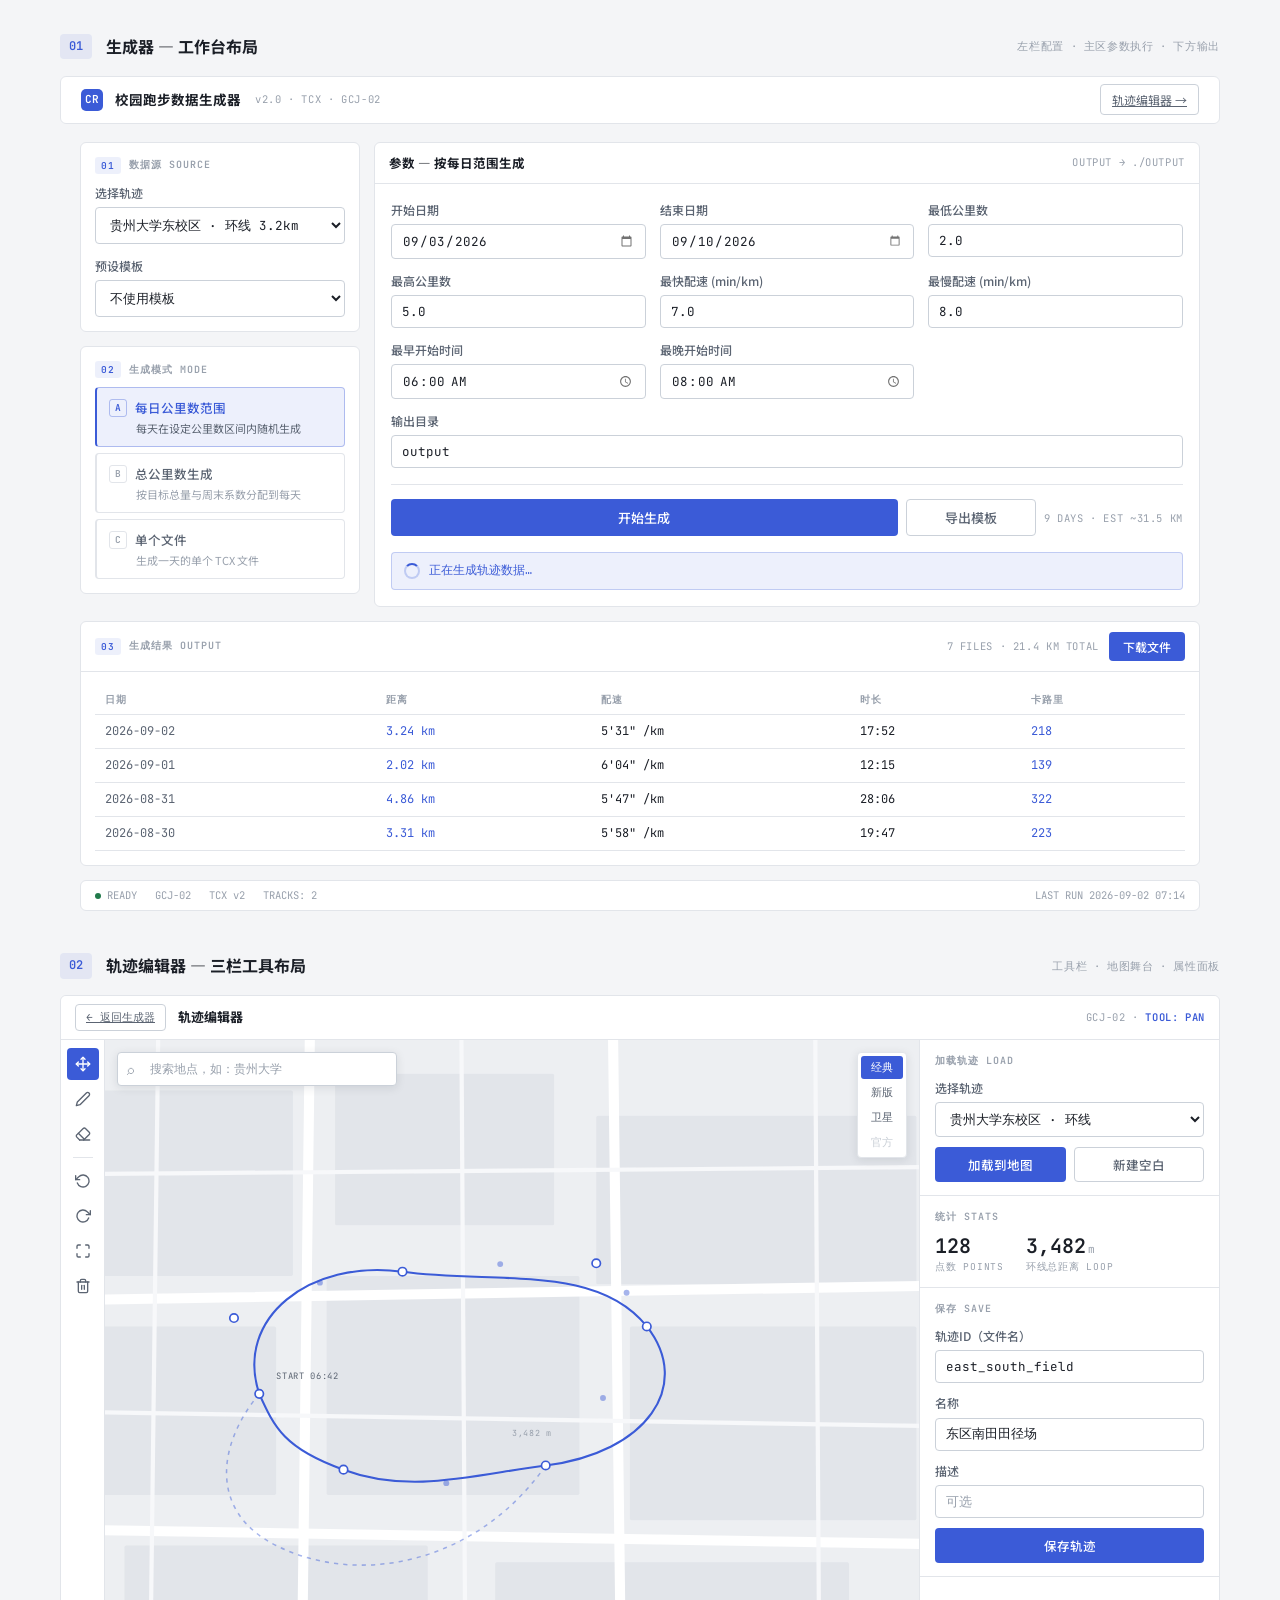
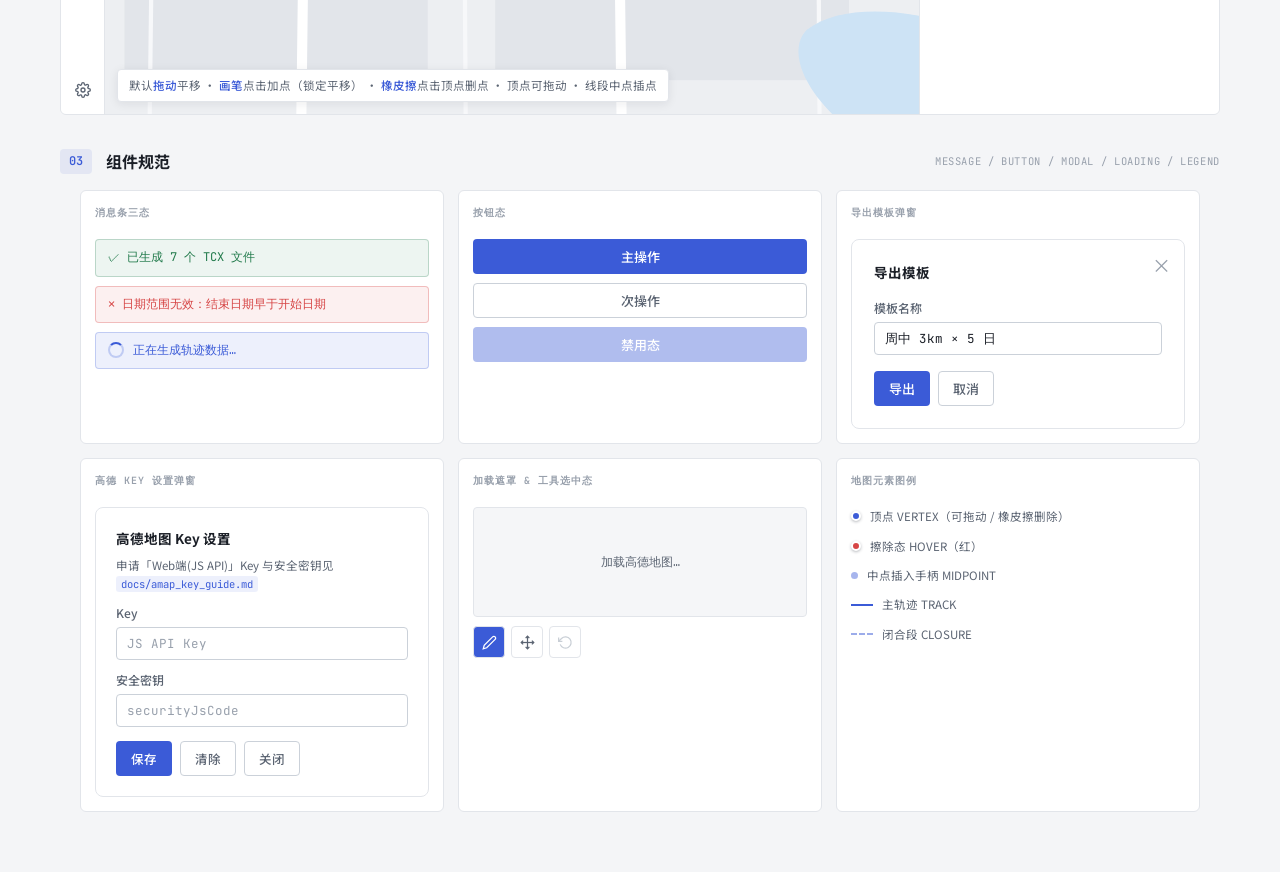
<file: docs/design_preview.html>
<!DOCTYPE html>
<html lang="zh-CN">
<head>
<meta charset="UTF-8">
<meta name="viewport" content="width=device-width, initial-scale=1.0">
<title>SPEC PREVIEW v4 — PRO WORKBENCH · 校园跑步数据生成器</title>
<link rel="preconnect" href="https://fonts.gstatic.com" crossorigin>
<link rel="stylesheet" href="https://fonts.googleapis.com/css2?family=Noto+Sans+SC:wght@400;500;700&family=JetBrains+Mono:wght@400;600&display=swap">
<style>
/* ============================================================
   PULSE v4 — 专业工作台 PRO WORKBENCH (LIGHT)
   本稿单页纵排：01 生成器（工作台布局）→ 02 轨迹编辑器 → 03 组件规范
   布局逻辑：左栏配置（数据源/模式）· 主区参数执行 · 下方输出
   ============================================================ */
:root {
    --bg:      #F4F5F7;
    --surface: #FFFFFF;
    --surface-2:#F0F2F5;
    --field:   #FFFFFF;
    --border:  #E2E5EA;
    --border-2:#CBD1D9;
    --text:    #1B1F27;
    --text-2:  #5B6472;
    --text-3:  #98A0AC;
    --accent:      #3B5BD7;
    --accent-hover:#2F4CC4;
    --accent-dim:  rgba(59,91,215,.09);
    --danger:  #D64545;
    --danger-dim: rgba(214,69,69,.08);
    --success: #217A4B;
    --success-dim: rgba(33,122,75,.08);

    --sans: 'Noto Sans SC', -apple-system, 'Segoe UI', sans-serif;
    --mono: 'JetBrains Mono', 'Courier New', monospace;
    --radius: 6px;
    --radius-sm: 4px;
}

* { box-sizing: border-box; margin: 0; padding: 0; }

body {
    font-family: var(--sans);
    background: var(--bg);
    color: var(--text);
    font-size: 13.5px;
    line-height: 1.6;
    -webkit-font-smoothing: antialiased;
}

::selection { background: var(--accent); color: #fff; }
::-webkit-scrollbar { width: 10px; height: 10px; }
::-webkit-scrollbar-track { background: transparent; }
::-webkit-scrollbar-thumb { background: #C6CCD4; border-radius: 5px; border: 2px solid var(--bg); }
::-webkit-scrollbar-thumb:hover { background: #AEB6C0; }

.mono-tag {
    font-family: var(--mono);
    font-size: 10.5px;
    letter-spacing: .06em;
    color: var(--text-3);
}
.mono-tag b { color: var(--accent); font-weight: 600; }

/* 文档区块分隔标题（设计稿导航） */
.doc-sep {
    display: flex; align-items: center; gap: 14px;
    padding: 34px 0 16px;
    max-width: 1160px; margin: 0 auto;
}
.doc-sep .doc-no {
    font-family: var(--mono); font-size: 12px; font-weight: 600;
    color: var(--accent);
    background: var(--accent-dim);
    padding: 3px 9px;
    border-radius: 4px;
}
.doc-sep h2 { font-size: 16px; font-weight: 700; }
.doc-sep .mono-tag { margin-left: auto; }

/* ============================================================
   通用组件
   ============================================================ */
.panel {
    background: var(--surface);
    border: 1px solid var(--border);
    border-radius: var(--radius);
}
.section-head {
    display: flex; align-items: center; gap: 10px;
    padding: 10px 14px;
    border-bottom: 1px solid var(--border);
}
.section-head h2 { font-size: 12.5px; font-weight: 700; }
.section-head .mono-tag { margin-left: auto; }
.section-body { padding: 14px; }

.group-label {
    font-family: var(--mono);
    font-size: 10px; font-weight: 600;
    letter-spacing: .1em; text-transform: uppercase;
    color: var(--text-3);
    margin-bottom: 9px;
    display: flex; align-items: center; gap: 8px;
}
.group-label .step-no {
    color: var(--accent);
    background: var(--accent-dim);
    padding: 1px 6px;
    border-radius: 3px;
    font-size: 9.5px;
}

/* 表单 */
.form-grid { display: grid; grid-template-columns: repeat(2, 1fr); gap: 12px 14px; }
.form-group { display: flex; flex-direction: column; gap: 5px; }
.form-group.full-width { grid-column: 1 / -1; }
.form-group label { font-size: 12px; font-weight: 500; color: var(--text-2); }
.form-group input, .form-group select {
    padding: 7px 10px;
    background: var(--field);
    border: 1px solid var(--border-2);
    border-radius: var(--radius-sm);
    color: var(--text);
    font-family: var(--mono);
    font-size: 12.5px;
    transition: border-color .12s, box-shadow .12s;
    width: 100%;
}
.form-group input::placeholder { color: var(--text-3); }
.form-group input:hover, .form-group select:hover { border-color: #B4BCC7; }
.form-group input:focus, .form-group select:focus {
    outline: none;
    border-color: var(--accent);
    box-shadow: 0 0 0 3px var(--accent-dim);
}
.form-group input::-webkit-calendar-picker-indicator { opacity: .55; cursor: pointer; }

/* 按钮 */
.btn-group { display: flex; gap: 8px; margin-top: 14px; }
.btn {
    flex: 1;
    padding: 8px 18px;
    border: 1px solid transparent;
    border-radius: var(--radius-sm);
    font-family: var(--sans);
    font-size: 13px; font-weight: 500;
    cursor: pointer;
    transition: background .12s, border-color .12s, color .12s;
}
.btn-primary { background: var(--accent); color: #fff; }
.btn-primary:hover:not(:disabled) { background: var(--accent-hover); }
.btn-primary:disabled { opacity: .4; cursor: not-allowed; }
.btn-secondary { background: var(--surface); color: var(--text-2); border-color: var(--border-2); }
.btn-secondary:hover:not(:disabled) { color: var(--accent); border-color: var(--accent); }
.btn-sm { flex: none; padding: 5px 13px; font-size: 12px; }

/* ============================================================
   生成器：工作台布局
   ============================================================ */
.topbar {
    position: sticky; top: 0; z-index: 900;
    display: flex; align-items: center; gap: 12px;
    padding: 0 20px;
    height: 48px;
    background: var(--surface);
    border-bottom: 1px solid var(--border);
}
.app-icon {
    width: 22px; height: 22px; flex: none;
    background: var(--accent);
    border-radius: 5px;
    display: flex; align-items: center; justify-content: center;
    color: #fff;
    font-family: var(--mono); font-size: 11px; font-weight: 600;
}
.topbar h1 { font-size: 13.5px; font-weight: 700; }
.topbar .mono-tag { margin-left: 2px; }
.topbar .topbar-side { margin-left: auto; display: flex; align-items: center; gap: 8px; }

.link-btn {
    font-size: 12px;
    color: var(--text-2);
    padding: 5px 11px;
    background: var(--surface);
    border: 1px solid var(--border-2);
    border-radius: var(--radius-sm);
    transition: all .12s;
}
.link-btn:hover { color: var(--accent); border-color: var(--accent); }

.gen-frame { max-width: 1160px; margin: 0 auto; padding: 18px 20px 8px; }

/* 工作台主网格：左配置 280px + 主区自适应 */
.workbench {
    display: grid;
    grid-template-columns: 280px 1fr;
    gap: 14px;
    align-items: start;
}

/* 左配置栏 */
.cfg-side { display: flex; flex-direction: column; gap: 14px; }
.cfg-side .panel-sec { padding: 14px; }
.setting-item { display: flex; flex-direction: column; gap: 5px; margin-bottom: 12px; }
.setting-item:last-child { margin-bottom: 0; }
.setting-item label { font-size: 12px; font-weight: 500; color: var(--text-2); }
.setting-item select {
    padding: 8px 10px;
    background: var(--field);
    border: 1px solid var(--border-2);
    border-radius: var(--radius-sm);
    color: var(--text);
    font-family: var(--mono); font-size: 12.5px;
    cursor: pointer;
    transition: border-color .12s, box-shadow .12s;
}
.setting-item select:hover { border-color: #B4BCC7; }
.setting-item select:focus { outline: none; border-color: var(--accent); box-shadow: 0 0 0 3px var(--accent-dim); }

/* 模式选择：垂直选项列表（沿用 tab-button 类名，Phase B 结构平移） */
.mode-list { display: flex; flex-direction: column; gap: 6px; }
.tab-button {
    display: block; width: 100%;
    text-align: left;
    padding: 10px 12px;
    background: var(--surface);
    border: 1px solid var(--border);
    border-left: 2px solid var(--border);
    border-radius: var(--radius-sm);
    color: var(--text-2);
    font-family: var(--sans);
    font-size: 12.5px; font-weight: 500;
    cursor: pointer;
    transition: all .12s;
}
.tab-button .mode-name { display: flex; align-items: center; gap: 8px; font-weight: 500; color: inherit; }
.tab-button .mode-name .idx {
    font-family: var(--mono); font-size: 9.5px; font-weight: 600;
    color: var(--text-3);
    border: 1px solid var(--border);
    border-radius: 3px;
    padding: 0 5px;
    line-height: 1.7;
}
.tab-button .mode-desc {
    display: block;
    font-size: 11px; font-weight: 400;
    color: var(--text-3);
    margin-top: 3px;
    padding-left: 27px;
}
.tab-button:hover { border-color: var(--border-2); color: var(--text); background: var(--surface-2); }
.tab-button.active {
    background: var(--accent-dim);
    border-color: rgba(59,91,215,.35);
    border-left: 2px solid var(--accent);
    color: var(--accent);
}
.tab-button.active .mode-name .idx { color: var(--accent); border-color: rgba(59,91,215,.35); }
.tab-button.active .mode-desc { color: var(--text-2); }

.mode-content { display: none; }
.mode-content.active { display: block; }

/* 主区：参数 + 执行 */
.param-main .section-body { padding: 16px; }
.param-grid { display: grid; grid-template-columns: repeat(3, 1fr); gap: 12px 14px; }
.run-bar {
    display: flex; gap: 8px; margin-top: 16px;
    padding-top: 14px;
    border-top: 1px solid var(--border);
}
.run-bar .btn { flex: none; min-width: 130px; }
.run-bar .btn-primary { flex: 1; }
.run-note { margin-left: auto; align-self: center; }

/* 输出区 */
.output-sec { margin-top: 14px; }
.results-section { display: none; }
.results-section.show { display: block; }
.results-header { display: flex; justify-content: space-between; align-items: center; margin-bottom: 10px; gap: 12px; }
.results-header h3 { font-size: 12.5px; font-weight: 700; }
.results-table { width: 100%; border-collapse: collapse; }
.results-table th {
    font-family: var(--mono); font-size: 10px; font-weight: 600;
    letter-spacing: .08em; text-transform: uppercase;
    color: var(--text-3);
    text-align: left;
    padding: 6px 10px;
    border-bottom: 1px solid var(--border);
}
.results-table td {
    font-family: var(--mono); font-size: 12px;
    padding: 7px 10px;
    border-bottom: 1px solid var(--border);
}
.results-table tbody tr { transition: background .1s; }
.results-table tbody tr:hover { background: var(--surface-2); }
.results-table td.num { color: var(--accent); }
.results-table td:first-child { color: var(--text-2); }

/* 消息条（JS 覆盖 className 为 `message ${type} show`） */
.message {
    display: none;
    padding: 8px 12px;
    border-radius: var(--radius-sm);
    font-family: var(--mono);
    font-size: 12px;
    border: 1px solid transparent;
}
.message.show { display: flex; align-items: center; gap: 9px; }
.message.success { background: var(--success-dim); border-color: rgba(33,122,75,.25); color: var(--success); }
.message.error   { background: var(--danger-dim); border-color: rgba(214,69,69,.3); color: var(--danger); }
.message.loading { background: var(--accent-dim); border-color: rgba(59,91,215,.25); color: var(--accent); }
.message.loading::before {
    content: '';
    width: 12px; height: 12px; flex: none;
    border: 2px solid rgba(59,91,215,.25);
    border-top-color: var(--accent);
    border-radius: 50%;
    animation: spin .7s linear infinite;
}
@keyframes spin { to { transform: rotate(360deg); } }

/* 模态框 */
.modal {
    display: none;
    position: fixed; inset: 0;
    background: rgba(24,28,36,.4);
    z-index: 1000;
    align-items: center; justify-content: center;
}
.modal-content {
    background: var(--surface);
    border: 1px solid var(--border);
    border-radius: 8px;
    padding: 22px;
    max-width: 420px; width: 90%;
    position: relative;
    box-shadow: 0 16px 48px rgba(20,26,40,.18);
}
.modal-close { position: absolute; top: 10px; right: 13px; font-size: 19px; cursor: pointer; color: var(--text-3); }
.modal-close:hover { color: var(--text); }
.modal h3 { font-size: 13.5px; font-weight: 700; margin-bottom: 14px; }
.modal .form-group { margin-bottom: 12px; }
.modal .btn-group { margin-top: 16px; }

/* 状态条 */
.statusbar {
    display: flex; align-items: center; gap: 18px;
    padding: 6px 14px;
    background: var(--surface);
    border: 1px solid var(--border);
    border-radius: var(--radius);
    font-family: var(--mono); font-size: 10.5px;
    color: var(--text-3);
    margin-top: 14px;
}
.statusbar .st-item { display: flex; align-items: center; gap: 6px; }
.statusbar .st-dot { width: 6px; height: 6px; border-radius: 50%; background: var(--success); }

/* ============================================================
   编辑器
   ============================================================ */
.ed-shell { height: 720px; display: flex; flex-direction: column; background: var(--bg); max-width: 1160px; margin: 0 auto; border: 1px solid var(--border); border-radius: var(--radius); overflow: hidden; }

.ed-header {
    height: 44px; flex: none;
    display: flex; align-items: center; gap: 12px;
    padding: 0 14px;
    background: var(--surface);
    border-bottom: 1px solid var(--border);
}
.ed-back {
    font-family: var(--mono); font-size: 11px;
    color: var(--text-2);
    padding: 4px 10px;
    background: var(--surface);
    border: 1px solid var(--border-2); border-radius: var(--radius-sm);
    transition: all .12s;
}
.ed-back:hover { color: var(--accent); border-color: var(--accent); }
.ed-header h1 { font-size: 13px; font-weight: 700; }
.ed-header .ed-readout { margin-left: auto; }

.ed-layout { flex: 1; min-height: 0; display: flex; }

.tool-bar {
    width: 44px; flex: none;
    display: flex; flex-direction: column; align-items: center;
    gap: 3px;
    padding: 8px 0;
    background: var(--surface);
    border-right: 1px solid var(--border);
}
.tool-btn {
    width: 32px; height: 32px;
    display: flex; align-items: center; justify-content: center;
    border: none;
    background: transparent;
    border-radius: var(--radius-sm);
    color: var(--text-2);
    cursor: pointer;
    transition: background .12s, color .12s;
}
.tool-btn:hover:not(:disabled) { background: var(--surface-2); color: var(--text); }
.tool-btn:disabled { color: #C9CFD6; cursor: default; }
.tool-btn.active { background: var(--accent); color: #fff; }
.tool-divider { width: 20px; height: 1px; margin: 4px 0; background: var(--border); }
.tool-spacer { flex: 1; }

.map-stage {
    position: relative;
    flex: 1;
    background: #E8EAEE;
    overflow: hidden;
    z-index: 1;
}
.fake-map { position: absolute; inset: 0; }
.fake-map svg { width: 100%; height: 100%; display: block; }
.map-stage.draw-mode .fake-map { cursor: crosshair; }

.search-box { position: absolute; top: 12px; left: 12px; z-index: 1000; width: 280px; }
.search-box input {
    width: 100%;
    padding: 8px 11px 8px 32px;
    background: var(--surface);
    border: 1px solid var(--border-2);
    border-radius: var(--radius-sm);
    color: var(--text);
    font-family: var(--mono); font-size: 12px;
    box-shadow: 0 2px 10px rgba(20,26,40,.1);
    transition: border-color .12s, box-shadow .12s;
}
.search-box input::placeholder { color: var(--text-3); }
.search-box input:focus { outline: none; border-color: var(--accent); box-shadow: 0 0 0 3px var(--accent-dim); }
.search-box::before {
    content: '⌕';
    position: absolute; left: 10px; top: 50%;
    transform: translateY(-54%);
    color: var(--text-3); font-size: 14px;
    pointer-events: none;
}
#search-results {
    margin-top: 5px;
    list-style: none;
    background: var(--surface);
    border: 1px solid var(--border);
    border-radius: var(--radius-sm);
    max-height: 260px; overflow-y: auto;
    box-shadow: 0 8px 24px rgba(20,26,40,.12);
}
#search-results:empty { display: none; }
#search-results li { padding: 7px 11px; cursor: pointer; }
#search-results li:hover { background: var(--accent-dim); }
#search-results .poi-name { display: block; font-size: 12px; font-weight: 500; color: var(--text); }
#search-results .poi-addr { display: block; font-size: 10.5px; font-family: var(--mono); color: var(--text-3); }

.basemap-switch {
    position: absolute; top: 12px; right: 12px; z-index: 1000;
    display: flex; flex-direction: column; gap: 2px;
    padding: 3px;
    background: var(--surface);
    border: 1px solid var(--border);
    border-radius: var(--radius-sm);
    box-shadow: 0 2px 10px rgba(20,26,40,.1);
}
.switch-btn {
    padding: 4px 10px;
    font-family: var(--mono); font-size: 10.5px;
    border: none; border-radius: 3px;
    background: transparent;
    color: var(--text-2);
    cursor: pointer;
    transition: background .12s, color .12s;
}
.switch-btn:hover { color: var(--text); background: var(--surface-2); }
.switch-btn.active { background: var(--accent); color: #fff; }
.switch-btn.disabled { color: #C9CFD6; cursor: not-allowed; }

.map-hint {
    position: absolute; left: 12px; bottom: 12px; z-index: 1000;
    max-width: 72%;
    padding: 6px 11px;
    background: var(--surface);
    border: 1px solid var(--border);
    border-radius: var(--radius-sm);
    font-size: 11.5px;
    color: var(--text-2);
    box-shadow: 0 2px 10px rgba(20,26,40,.08);
}
.map-hint b { color: var(--accent); font-weight: 500; }

.map-loading {
    position: absolute; inset: 0; z-index: 2000;
    background: rgba(244,245,247,.85);
    display: flex; align-items: center; justify-content: center;
    font-family: var(--mono); font-size: 12px;
    color: var(--text-2);
}

.editor-panel {
    width: 300px; flex: none;
    background: var(--surface);
    border-left: 1px solid var(--border);
    overflow-y: auto;
}
.editor-panel .panel-sec { padding: 13px 15px; border-bottom: 1px solid var(--border); }
.editor-panel .form-group { margin-bottom: 10px; }
.editor-panel .btn-group { margin-top: 10px; flex-wrap: wrap; }
.editor-panel .btn { padding: 7px 13px; font-size: 12.5px; }

.stat-row { display: flex; gap: 22px; }
.stat-num { font-family: var(--mono); font-size: 20px; font-weight: 600; line-height: 1.25; color: var(--text); }
.stat-num small { font-size: 11px; color: var(--text-3); font-weight: 400; margin-left: 2px; }
.stat-label { font-family: var(--mono); font-size: 9.5px; letter-spacing: .08em; text-transform: uppercase; color: var(--text-3); }
.hint { font-size: 11.5px; color: var(--text-2); margin-top: 8px; line-height: 1.6; }
.hint code { font-family: var(--mono); font-size: 10.5px; color: var(--accent); background: var(--accent-dim); padding: 1px 5px; border-radius: 3px; }

.modal-mask {
    position: fixed; inset: 0;
    background: rgba(24,28,36,.4);
    z-index: 3000;
    display: flex; align-items: center; justify-content: center;
}
.modal-card {
    background: var(--surface);
    border: 1px solid var(--border);
    border-radius: 8px;
    padding: 20px;
    width: 380px;
    box-shadow: 0 16px 48px rgba(20,26,40,.18);
}
.modal-card h3 { font-size: 13.5px; font-weight: 700; margin-bottom: 6px; }
.modal-card .form-group { margin-bottom: 10px; }
.modal-card .btn-group { margin-top: 14px; flex-wrap: wrap; }
.modal-card .btn { padding: 7px 13px; font-size: 12.5px; }

.hidden { display: none; }
.vertex-marker {
    width: 11px; height: 11px; border-radius: 50%;
    background: var(--accent);
    border: 2px solid #fff;
    box-shadow: 0 1px 4px rgba(20,26,40,.35);
}
.midpoint-handle { opacity: .45; }

/* ============================================================
   03 组件规范展台
   ============================================================ */
.spec-wrap { max-width: 1160px; margin: 0 auto; padding: 0 20px 60px; }
.spec-grid { display: grid; grid-template-columns: repeat(3, 1fr); gap: 14px; }
.spec-cell { padding: 14px; display: flex; flex-direction: column; gap: 9px; }
.spec-cell .message, .spec-cell .btn { flex: none; }
.spec-cell .btn { padding: 7px 14px; }
.modal-static { position: static; display: block; background: none; }
.modal-static .modal-content { max-width: none; width: 100%; box-shadow: none; }

.legend { display: flex; flex-direction: column; gap: 11px; }
.legend-item { display: flex; align-items: center; gap: 9px; font-size: 11.5px; color: var(--text-2); }
.lg-dot { width: 10px; height: 10px; border-radius: 50%; background: var(--accent); border: 2px solid #fff; box-shadow: 0 1px 3px rgba(20,26,40,.3); }
.lg-mid { width: 7px; height: 7px; border-radius: 50%; background: var(--accent); opacity: .45; }
.lg-erase { background: var(--danger); }
.lg-line { width: 22px; height: 0; border-top: 2.5px solid var(--accent); }
.lg-dash { width: 22px; height: 0; border-top: 2px dashed var(--accent); opacity: .5; }

@media (max-width: 960px) {
    .workbench { grid-template-columns: 1fr; }
    .param-grid { grid-template-columns: 1fr 1fr; }
    .form-grid { grid-template-columns: 1fr 1fr; }
    .spec-grid { grid-template-columns: 1fr; }
    .editor-panel { width: 280px; }
}
@media (max-width: 640px) {
    .form-grid, .param-grid { grid-template-columns: 1fr; }
    .editor-panel { width: 100%; }
    .stat-row { flex-direction: column; gap: 10px; }
}
</style>
</head>
<body>

<!-- ═════════════════════════════════════════════
     01 · 生成器（工作台布局）
     ═════════════════════════════════════════════ -->
<div class="doc-sep">
    <span class="doc-no">01</span>
    <h2>生成器 — 工作台布局</h2>
    <span class="mono-tag">左栏配置 · 主区参数执行 · 下方输出</span>
</div>

<header class="topbar" style="max-width:1160px;margin:0 auto;border:1px solid var(--border);border-radius:var(--radius);">
    <span class="app-icon">CR</span>
    <h1>校园跑步数据生成器</h1>
    <span class="mono-tag">v2.0 · TCX · GCJ-02</span>
    <div class="topbar-side">
        <a href="#ed" class="link-btn">轨迹编辑器 →</a>
    </div>
</header>

<div class="gen-frame">

    <!-- 工作台：左配置 / 右参数 -->
    <div class="workbench">

        <!-- 左栏：数据源 + 模式 -->
        <aside class="cfg-side">
            <div class="panel">
                <div class="panel-sec">
                    <div class="group-label"><span class="step-no">01</span>数据源 SOURCE</div>
                    <div class="setting-item">
                        <label>选择轨迹</label>
                        <select><option>贵州大学东校区 · 环线 3.2km</option><option>东区南田田径场</option></select>
                    </div>
                    <div class="setting-item">
                        <label>预设模板</label>
                        <select><option>不使用模板</option><option>周中 3km × 5 日</option><option>上传模板...</option></select>
                    </div>
                </div>
            </div>

            <div class="panel">
                <div class="panel-sec">
                    <div class="group-label"><span class="step-no">02</span>生成模式 MODE</div>
                    <div class="mode-list">
                        <button class="tab-button active">
                            <span class="mode-name"><span class="idx">A</span>每日公里数范围</span>
                            <span class="mode-desc">每天在设定公里数区间内随机生成</span>
                        </button>
                        <button class="tab-button">
                            <span class="mode-name"><span class="idx">B</span>总公里数生成</span>
                            <span class="mode-desc">按目标总量与周末系数分配到每天</span>
                        </button>
                        <button class="tab-button">
                            <span class="mode-name"><span class="idx">C</span>单个文件</span>
                            <span class="mode-desc">生成一天的单个 TCX 文件</span>
                        </button>
                    </div>
                </div>
            </div>
        </aside>

        <!-- 主区：参数 + 执行 -->
        <main class="panel param-main">
            <div class="section-head">
                <h2>参数 — 按每日范围生成</h2>
                <span class="mono-tag">OUTPUT → ./OUTPUT</span>
            </div>
            <div class="section-body">
                <div class="param-grid">
                    <div class="form-group"><label>开始日期</label><input type="date" value="2026-09-03"></div>
                    <div class="form-group"><label>结束日期</label><input type="date" value="2026-09-10"></div>
                    <div class="form-group"><label>最低公里数</label><input type="number" value="2.0" step="0.1"></div>
                    <div class="form-group"><label>最高公里数</label><input type="number" value="5.0" step="0.1"></div>
                    <div class="form-group"><label>最快配速 (min/km)</label><input type="number" value="7.0" step="0.1"></div>
                    <div class="form-group"><label>最慢配速 (min/km)</label><input type="number" value="8.0" step="0.1"></div>
                    <div class="form-group"><label>最早开始时间</label><input type="time" value="06:00"></div>
                    <div class="form-group"><label>最晚开始时间</label><input type="time" value="08:00"></div>
                    <div class="form-group full-width"><label>输出目录</label><input type="text" value="output"></div>
                </div>
                <div class="run-bar">
                    <button class="btn btn-primary">开始生成</button>
                    <button class="btn btn-secondary">导出模板</button>
                    <span class="run-note mono-tag">9 DAYS · EST ~31.5 KM</span>
                </div>
            </div>

            <!-- 消息条：紧跟执行区（生成中/结果反馈显示在此） -->
            <div class="section-body" style="padding-top:0;">
                <div class="message loading show">正在生成轨迹数据…</div>
            </div>
        </main>
    </div>

    <!-- 输出区：横贯全宽 -->
    <section class="panel output-sec">
        <div class="section-head">
            <span class="group-label" style="margin:0;"><span class="step-no">03</span>生成结果 OUTPUT</span>
            <span class="mono-tag" style="margin-left:auto;">7 FILES · 21.4 KM TOTAL</span>
            <button class="btn btn-primary btn-sm">下载文件</button>
        </div>
        <div class="section-body">
            <table class="results-table">
                <thead>
                    <tr><th>日期</th><th>距离</th><th>配速</th><th>时长</th><th>卡路里</th></tr>
                </thead>
                <tbody>
                    <tr><td>2026-09-02</td><td class="num">3.24 km</td><td>5'31" /km</td><td>17:52</td><td class="num">218</td></tr>
                    <tr><td>2026-09-01</td><td class="num">2.02 km</td><td>6'04" /km</td><td>12:15</td><td class="num">139</td></tr>
                    <tr><td>2026-08-31</td><td class="num">4.86 km</td><td>5'47" /km</td><td>28:06</td><td class="num">322</td></tr>
                    <tr><td>2026-08-30</td><td class="num">3.31 km</td><td>5'58" /km</td><td>19:47</td><td class="num">223</td></tr>
                </tbody>
            </table>
        </div>
    </section>

    <!-- 状态条 -->
    <div class="statusbar">
        <span class="st-item"><span class="st-dot"></span>READY</span>
        <span class="st-item">GCJ-02</span>
        <span class="st-item">TCX v2</span>
        <span class="st-item">TRACKS: 2</span>
        <span class="st-item" style="margin-left:auto;">LAST RUN 2026-09-02 07:14</span>
    </div>
</div>

<!-- ═════════════════════════════════════════════
     02 · 轨迹编辑器
     ═════════════════════════════════════════════ -->
<div class="doc-sep" id="ed">
    <span class="doc-no">02</span>
    <h2>轨迹编辑器 — 三栏工具布局</h2>
    <span class="mono-tag">工具栏 · 地图舞台 · 属性面板</span>
</div>

<div class="ed-shell">
    <header class="ed-header">
        <a href="#" class="ed-back">← 返回生成器</a>
        <h1>轨迹编辑器</h1>
        <span class="ed-readout mono-tag">GCJ-02 · <b>TOOL: PAN</b></span>
    </header>

    <div class="ed-layout">
        <!-- 左：工具栏 -->
        <aside class="tool-bar">
            <button class="tool-btn active" title="拖动模式">
                <svg width="16" height="16" viewBox="0 0 24 24" fill="none" stroke="currentColor" stroke-width="2" stroke-linecap="round" stroke-linejoin="round"><polyline points="5 9 2 12 5 15"/><polyline points="9 5 12 2 15 5"/><polyline points="15 19 12 22 9 19"/><polyline points="19 9 22 12 19 15"/><line x1="2" y1="12" x2="22" y2="12"/><line x1="12" y1="2" x2="12" y2="22"/></svg>
            </button>
            <button class="tool-btn" title="画笔模式">
                <svg width="16" height="16" viewBox="0 0 24 24" fill="none" stroke="currentColor" stroke-width="2" stroke-linecap="round" stroke-linejoin="round"><path d="M17 3a2.828 2.828 0 1 1 4 4L7.5 20.5 2 22l1.5-5.5L17 3z"/></svg>
            </button>
            <button class="tool-btn" title="橡皮擦模式">
                <svg width="16" height="16" viewBox="0 0 24 24" fill="none" stroke="currentColor" stroke-width="2" stroke-linecap="round" stroke-linejoin="round"><path d="m7 21-4.3-4.3c-1-1-1-2.5 0-3.4l9.6-9.6c1-1 2.5-1 3.4 0l5.6 5.6c1 1 1 2.5 0 3.4L13 21"/><path d="M22 21H7"/><path d="m5 11 9 9"/></svg>
            </button>
            <div class="tool-divider"></div>
            <button class="tool-btn" title="撤销">
                <svg width="16" height="16" viewBox="0 0 24 24" fill="none" stroke="currentColor" stroke-width="2" stroke-linecap="round" stroke-linejoin="round"><polyline points="1 4 1 10 7 10"/><path d="M3.51 15a9 9 0 1 0 2.13-9.36L1 10"/></svg>
            </button>
            <button class="tool-btn" title="重做">
                <svg width="16" height="16" viewBox="0 0 24 24" fill="none" stroke="currentColor" stroke-width="2" stroke-linecap="round" stroke-linejoin="round"><polyline points="23 4 23 10 17 10"/><path d="M20.49 15a9 9 0 1 1-2.12-9.36L23 10"/></svg>
            </button>
            <button class="tool-btn" title="适配视野">
                <svg width="16" height="16" viewBox="0 0 24 24" fill="none" stroke="currentColor" stroke-width="2" stroke-linecap="round" stroke-linejoin="round"><path d="M8 3H5a2 2 0 0 0-2 2v3m18 0V5a2 2 0 0 0-2-2h-3m0 18h3a2 2 0 0 0 2-2v-3M3 16v3a2 2 0 0 0 2 2h3"/></svg>
            </button>
            <button class="tool-btn" title="清空轨迹">
                <svg width="16" height="16" viewBox="0 0 24 24" fill="none" stroke="currentColor" stroke-width="2" stroke-linecap="round" stroke-linejoin="round"><polyline points="3 6 5 6 21 6"/><path d="M19 6v14a2 2 0 0 1-2 2H7a2 2 0 0 1-2-2V6m3 0V4a2 2 0 0 1 2-2h4a2 2 0 0 1 2 2v2"/><line x1="10" y1="11" x2="10" y2="17"/><line x1="14" y1="11" x2="14" y2="17"/></svg>
            </button>
            <div class="tool-spacer"></div>
            <button class="tool-btn" title="高德 Key 设置">
                <svg width="16" height="16" viewBox="0 0 24 24" fill="none" stroke="currentColor" stroke-width="2" stroke-linecap="round" stroke-linejoin="round"><circle cx="12" cy="12" r="3"/><path d="M19.4 15a1.65 1.65 0 0 0 .33 1.82l.06.06a2 2 0 0 1 0 2.83 2 2 0 0 1-2.83 0l-.06-.06a1.65 1.65 0 0 0-1.82-.33 1.65 1.65 0 0 0-1 1.51V21a2 2 0 0 1-2 2 2 2 0 0 1-2-2v-.09A1.65 1.65 0 0 0 9 19.4a1.65 1.65 0 0 0-1.82.33l-.06.06a2 2 0 0 1-2.83 0 2 2 0 0 1 0-2.83l.06-.06a1.65 1.65 0 0 0 .33-1.82 1.65 1.65 0 0 0-1.51-1H3a2 2 0 0 1-2-2 2 2 0 0 1 2-2h.09A1.65 1.65 0 0 0 4.6 9a1.65 1.65 0 0 0-.33-1.82l-.06-.06a2 2 0 0 1 0-2.83 2 2 0 0 1 2.83 0l.06.06a1.65 1.65 0 0 0 1.82.33H9a1.65 1.65 0 0 0 1-1.51V3a2 2 0 0 1 2-2 2 2 0 0 1 2 2v.09a1.65 1.65 0 0 0 1 1.51 1.65 1.65 0 0 0 1.82-.33l.06-.06a2 2 0 0 1 2.83 0 2 2 0 0 1 0 2.83l-.06.06a1.65 1.65 0 0 0-.33 1.82V9a1.65 1.65 0 0 0 1.51 1H21a2 2 0 0 1 2 2 2 2 0 0 1-2 2h-.09a1.65 1.65 0 0 0-1.51 1z"/></svg>
            </button>
        </aside>

        <!-- 中：地图舞台 -->
        <div class="map-stage">
            <div class="fake-map">
                <svg viewBox="0 0 1200 800" preserveAspectRatio="xMidYMid slice" aria-hidden="true">
                    <rect width="1200" height="800" fill="#EDEFF2"/>
                    <g fill="#E2E5EA">
                        <rect x="40" y="60" width="300" height="220" rx="2"/>
                        <rect x="390" y="40" width="260" height="180" rx="2"/>
                        <rect x="700" y="90" width="380" height="200" rx="2"/>
                        <rect x="80" y="340" width="240" height="200" rx="2"/>
                        <rect x="380" y="280" width="300" height="260" rx="2"/>
                        <rect x="740" y="340" width="340" height="230" rx="2"/>
                        <rect x="140" y="600" width="360" height="160" rx="2"/>
                        <rect x="580" y="620" width="420" height="140" rx="2"/>
                    </g>
                    <g stroke="#FFFFFF" stroke-width="12" stroke-linecap="round">
                        <line x1="0" y1="310" x2="1200" y2="290"/>
                        <line x1="0" y1="580" x2="1200" y2="600"/>
                        <line x1="360" y1="0" x2="350" y2="800"/>
                        <line x1="720" y1="0" x2="730" y2="800"/>
                    </g>
                    <g stroke="#F7F8FA" stroke-width="5">
                        <line x1="0" y1="160" x2="1200" y2="150"/>
                        <line x1="0" y1="440" x2="1200" y2="460"/>
                        <line x1="180" y1="0" x2="170" y2="800"/>
                        <line x1="540" y1="0" x2="545" y2="800"/>
                        <line x1="960" y1="0" x2="965" y2="800"/>
                    </g>
                    <path d="M 950,700 C 1000,660 1120,680 1180,720 L 1200,800 L 980,800 C 940,760 930,720 950,700 Z" fill="#CDE3F5"/>
                    <path d="M 300,420 C 270,330 360,260 470,275 C 580,290 700,265 760,340 C 815,410 760,490 640,505 C 560,515 480,540 400,510 C 330,485 318,460 300,420 Z"
                          fill="none" stroke="#3B5BD7" stroke-width="2.5" stroke-linejoin="round"/>
                    <path d="M 300,420 C 250,480 240,560 320,600 C 420,650 560,620 640,505"
                          fill="none" stroke="#3B5BD7" stroke-width="1.8" stroke-dasharray="5 6" opacity=".45"/>
                    <g fill="#FFFFFF" stroke="#3B5BD7" stroke-width="2">
                        <circle cx="300" cy="420" r="5"/>
                        <circle cx="270" cy="330" r="5"/>
                        <circle cx="470" cy="275" r="5"/>
                        <circle cx="700" cy="265" r="5"/>
                        <circle cx="760" cy="340" r="5"/>
                        <circle cx="640" cy="505" r="5"/>
                        <circle cx="400" cy="510" r="5"/>
                    </g>
                    <g fill="#3B5BD7" opacity=".45">
                        <circle cx="372" cy="288" r="3.5"/>
                        <circle cx="586" cy="266" r="3.5"/>
                        <circle cx="736" cy="300" r="3.5"/>
                        <circle cx="708" cy="425" r="3.5"/>
                        <circle cx="522" cy="526" r="3.5"/>
                    </g>
                    <text x="320" y="402" style="font-family:'JetBrains Mono',monospace;font-size:10.5px;letter-spacing:.08em;" fill="#5B6472">START 06:42</text>
                    <text x="600" y="470" style="font-family:'JetBrains Mono',monospace;font-size:10px;letter-spacing:.08em;" fill="#98A0AC">3,482 m</text>
                </svg>
            </div>

            <div class="search-box">
                <input type="text" placeholder="搜索地点，如：贵州大学" readonly>
            </div>

            <div class="basemap-switch">
                <button class="switch-btn active">经典</button>
                <button class="switch-btn">新版</button>
                <button class="switch-btn">卫星</button>
                <button class="switch-btn disabled">官方</button>
            </div>

            <div class="map-hint">
                默认<b>拖动</b>平移 · <b>画笔</b>点击加点（锁定平移） · <b>橡皮擦</b>点击顶点删点 · 顶点可拖动 · 线段中点插点
            </div>
        </div>

        <!-- 右：属性面板 -->
        <aside class="editor-panel">
            <section class="panel-sec">
                <div class="group-label">加载轨迹 LOAD</div>
                <div class="form-group">
                    <label>选择轨迹</label>
                    <select><option>贵州大学东校区 · 环线</option><option>东区南田田径场</option></select>
                </div>
                <div class="btn-group">
                    <button class="btn btn-primary">加载到地图</button>
                    <button class="btn btn-secondary">新建空白</button>
                </div>
            </section>

            <section class="panel-sec">
                <div class="group-label">统计 STATS</div>
                <div class="stat-row">
                    <div class="stat-block">
                        <div class="stat-num">128</div>
                        <div class="stat-label">点数 POINTS</div>
                    </div>
                    <div class="stat-block">
                        <div class="stat-num">3,482<small>m</small></div>
                        <div class="stat-label">环线总距离 LOOP</div>
                    </div>
                </div>
            </section>

            <section class="panel-sec">
                <div class="group-label">保存 SAVE</div>
                <div class="form-group">
                    <label>轨迹ID（文件名）</label>
                    <input type="text" value="east_south_field">
                </div>
                <div class="form-group">
                    <label>名称</label>
                    <input type="text" value="东区南田田径场">
                </div>
                <div class="form-group">
                    <label>描述</label>
                    <input type="text" placeholder="可选">
                </div>
                <div class="btn-group">
                    <button class="btn btn-primary">保存轨迹</button>
                </div>
            </section>
        </aside>
    </div>
</div>

<!-- ═════════════════════════════════════════════
     03 · 组件规范
     ═════════════════════════════════════════════ -->
<div class="doc-sep" id="spec">
    <span class="doc-no">03</span>
    <h2>组件规范</h2>
    <span class="mono-tag">MESSAGE / BUTTON / MODAL / LOADING / LEGEND</span>
</div>

<div class="spec-wrap">
    <div class="spec-grid">
        <div class="panel spec-cell">
            <span class="group-label">消息条三态</span>
            <div class="message success show">✓ 已生成 7 个 TCX 文件</div>
            <div class="message error show">✕ 日期范围无效：结束日期早于开始日期</div>
            <div class="message loading show">正在生成轨迹数据…</div>
        </div>
        <div class="panel spec-cell">
            <span class="group-label">按钮态</span>
            <button class="btn btn-primary">主操作</button>
            <button class="btn btn-secondary">次操作</button>
            <button class="btn btn-primary" disabled>禁用态</button>
        </div>
        <div class="panel spec-cell">
            <span class="group-label">导出模板弹窗</span>
            <div class="modal modal-static">
                <div class="modal-content">
                    <span class="modal-close">&times;</span>
                    <h3>导出模板</h3>
                    <div class="form-group"><label>模板名称</label><input type="text" value="周中 3km × 5 日"></div>
                    <div class="btn-group">
                        <button class="btn btn-primary">导出</button>
                        <button class="btn btn-secondary">取消</button>
                    </div>
                </div>
            </div>
        </div>
        <div class="panel spec-cell">
            <span class="group-label">高德 KEY 设置弹窗</span>
            <div class="modal-mask modal-static" style="position:static;display:block;background:none;">
                <div class="modal-card" style="width:100%;box-shadow:none;">
                    <h3>高德地图 Key 设置</h3>
                    <p class="hint" style="margin:0 0 10px;">申请「Web端(JS API)」Key 与安全密钥见 <code>docs/amap_key_guide.md</code></p>
                    <div class="form-group"><label>Key</label><input type="text" placeholder="JS API Key"></div>
                    <div class="form-group"><label>安全密钥</label><input type="text" placeholder="securityJsCode"></div>
                    <div class="btn-group">
                        <button class="btn btn-primary">保存</button>
                        <button class="btn btn-secondary">清除</button>
                        <button class="btn btn-secondary">关闭</button>
                    </div>
                </div>
            </div>
        </div>
        <div class="panel spec-cell">
            <span class="group-label">加载遮罩 &amp; 工具选中态</span>
            <div class="map-loading" style="position:relative;inset:auto;height:110px;border:1px solid var(--border);border-radius:4px;">
                加载高德地图…
            </div>
            <div style="display:flex;gap:6px;">
                <button class="tool-btn active" style="border:1px solid var(--border);"><svg width="15" height="15" viewBox="0 0 24 24" fill="none" stroke="currentColor" stroke-width="2"><path d="M17 3a2.828 2.828 0 1 1 4 4L7.5 20.5 2 22l1.5-5.5L17 3z"/></svg></button>
                <button class="tool-btn" style="border:1px solid var(--border);"><svg width="15" height="15" viewBox="0 0 24 24" fill="none" stroke="currentColor" stroke-width="2"><polyline points="5 9 2 12 5 15"/><polyline points="9 5 12 2 15 5"/><polyline points="15 19 12 22 9 19"/><polyline points="19 9 22 12 19 15"/><line x1="2" y1="12" x2="22" y2="12"/><line x1="12" y1="2" x2="12" y2="22"/></svg></button>
                <button class="tool-btn" disabled style="border:1px solid var(--border);"><svg width="15" height="15" viewBox="0 0 24 24" fill="none" stroke="currentColor" stroke-width="2"><polyline points="1 4 1 10 7 10"/><path d="M3.51 15a9 9 0 1 0 2.13-9.36L1 10"/></svg></button>
            </div>
        </div>
        <div class="panel spec-cell">
            <span class="group-label">地图元素图例</span>
            <div class="legend">
                <span class="legend-item"><span class="lg-dot"></span> 顶点 VERTEX（可拖动 / 橡皮擦删除）</span>
                <span class="legend-item"><span class="lg-dot lg-erase"></span> 擦除态 HOVER（红）</span>
                <span class="legend-item"><span class="lg-mid"></span> 中点插入手柄 MIDPOINT</span>
                <span class="legend-item"><span class="lg-line"></span> 主轨迹 TRACK</span>
                <span class="legend-item"><span class="lg-dash"></span> 闭合段 CLOSURE</span>
            </div>
        </div>
    </div>
</div>

</body>
</html>
</file>
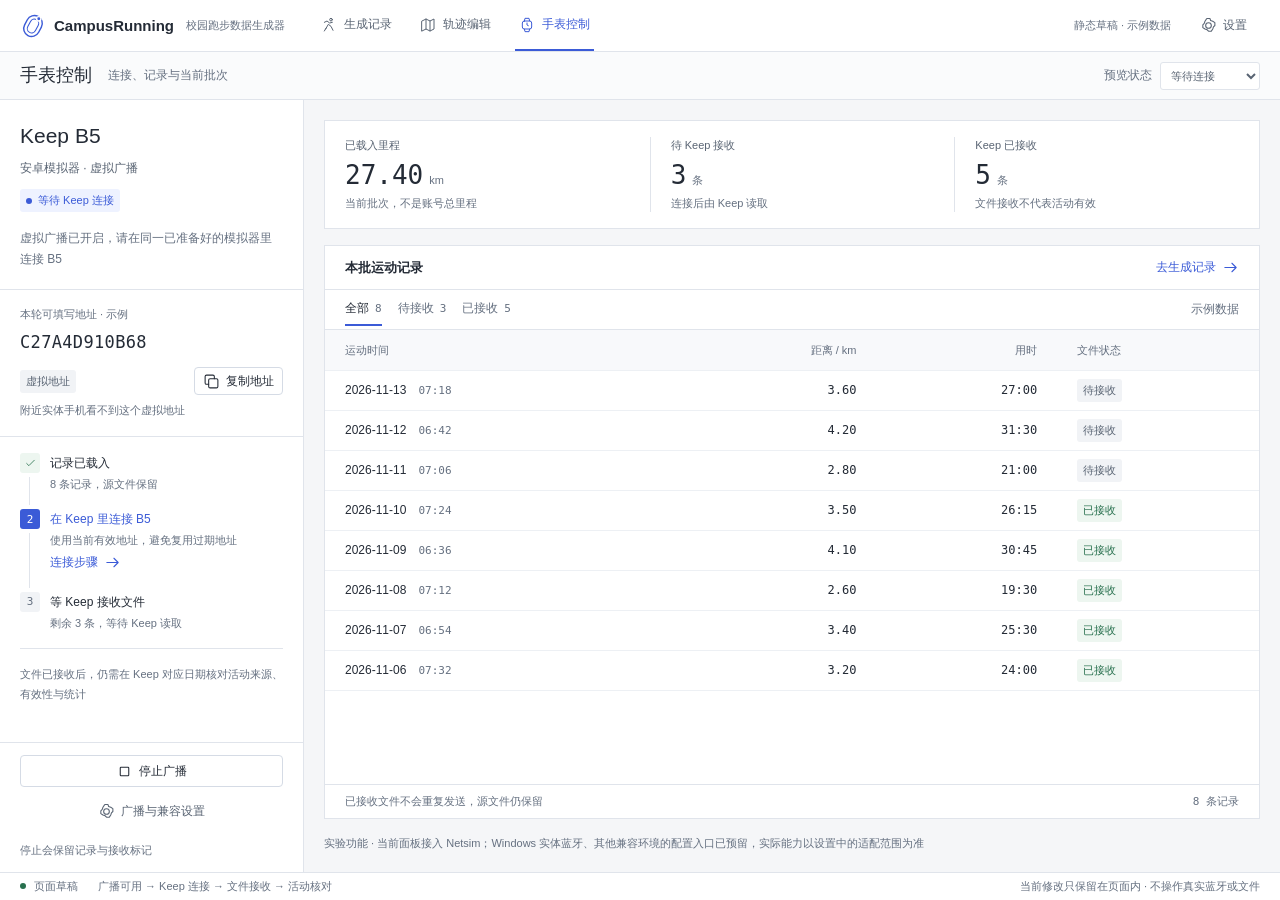
<file: docs/design/frontend-draft.html>
<!doctype html>
<html lang="zh-CN">
<head>
  <meta charset="utf-8"><meta name="viewport" content="width=device-width,initial-scale=1"><meta name="color-scheme" content="light">
  <title>CampusRunning · 工作台草稿</title>
  <link rel="stylesheet" href="frontend-draft.css">
  <!-- Offline UI prototype. All records, identities and environment information are examples.
       Design process credit: unslop by Damir Sokolovsky (@heydamir), CC BY 4.0.
       Geometry reuses the repository's shape_geometry.js and selection_geometry.js. -->
</head>
<body>
  <svg width="0" height="0" aria-hidden="true" style="position:absolute"><defs>
    <!-- Lucide-compatible line icons, one size and stroke throughout. -->
    <symbol id="i-run" viewBox="0 0 24 24"><path d="m7 18 4-7 4 3 3 6M5 21l3-5M5 8l4-2 4 3 4-1"/><circle cx="15" cy="4" r="2"/></symbol>
    <symbol id="i-map" viewBox="0 0 24 24"><path d="m3 6 6-3 6 3 6-3v15l-6 3-6-3-6 3zM9 3v15M15 6v15"/></symbol>
    <symbol id="i-watch" viewBox="0 0 24 24"><rect x="5" y="6" width="14" height="12" rx="3"/><path d="m8 6 1-4h6l1 4M8 18l1 4h6l1-4M12 9v3l2 1"/></symbol>
    <symbol id="i-arrow" viewBox="0 0 24 24"><path d="M4 12h16m-6-6 6 6-6 6"/></symbol>
    <symbol id="i-copy" viewBox="0 0 24 24"><rect x="8" y="8" width="13" height="13" rx="2"/><path d="M16 8V5a2 2 0 0 0-2-2H5a2 2 0 0 0-2 2v9a2 2 0 0 0 2 2h3"/></symbol>
    <symbol id="i-help" viewBox="0 0 24 24"><circle cx="12" cy="12" r="9"/><path d="M9.1 9a3 3 0 0 1 5.8 1c0 2-3 2.5-3 4M12 17h.01"/></symbol>
    <symbol id="i-stop" viewBox="0 0 24 24"><rect x="6" y="6" width="12" height="12" rx="1"/></symbol>
    <symbol id="i-play" viewBox="0 0 24 24"><path d="m8 5 11 7-11 7z"/></symbol>
    <symbol id="i-check" viewBox="0 0 24 24"><path d="m5 12 4 4L19 6"/></symbol>
    <symbol id="i-info" viewBox="0 0 24 24"><circle cx="12" cy="12" r="9"/><path d="M12 11v5M12 7h.01"/></symbol>
    <symbol id="i-download" viewBox="0 0 24 24"><path d="M12 3v12m-5-5 5 5 5-5M4 16v4h16v-4"/></symbol>
    <symbol id="i-pencil" viewBox="0 0 24 24"><path d="m15 4 5 5M4 15l12-12 5 5L9 20l-6 1z"/></symbol>
    <symbol id="i-move" viewBox="0 0 24 24"><path d="M12 3v18M3 12h18M9 6l3-3 3 3M9 18l3 3 3-3M6 9l-3 3 3 3M18 9l3 3-3 3"/></symbol>
    <symbol id="i-undo" viewBox="0 0 24 24"><path d="M3 10h11a7 7 0 0 1 0 14M3 10l5-5M3 10l5 5" transform="translate(0 -3)"/></symbol>
    <symbol id="i-close" viewBox="0 0 24 24"><path d="m6 6 12 12M6 18 18 6"/></symbol>
    <symbol id="campus-map" viewBox="0 0 700 480">
      <rect width="700" height="480" fill="#edf1ed"/>
      <g fill="#e5eae4" stroke="#dce2da"><path d="M0 0h176v160H0zM226 0h255v88H226zM531 0h169v160H531zM0 216h170v264H0zM530 220h170v260H530zM224 414h260v66H224z"/></g>
      <g fill="none" stroke="#fff" stroke-width="24"><path d="M-20 190H720M198-20v520M506-20v520M196 390h310"/></g>
      <g fill="none" stroke="#dce1de" stroke-width="1"><path d="M-20 176H720M-20 204H720M184-20v520M212-20v520M492-20v520M520-20v520M212 376h280M212 404h280"/></g>
      <g fill="#e0e3df" stroke="#d1d7d1" stroke-width="1"><rect x="32" y="44" width="104" height="52" rx="4"/><rect x="38" y="108" width="92" height="32" rx="4"/><rect x="552" y="48" width="112" height="68" rx="4"/><rect x="560" y="256" width="96" height="52" rx="4"/><rect x="560" y="332" width="96" height="80" rx="4"/><rect x="32" y="260" width="108" height="44" rx="4"/><rect x="32" y="328" width="108" height="44" rx="4"/><rect x="244" y="32" width="208" height="32" rx="4"/></g>
      <g fill="#d0dccd"><circle cx="156" cy="64" r="9"/><circle cx="156" cy="104" r="9"/><circle cx="551" cy="146" r="9"/><circle cx="585" cy="146" r="9"/><circle cx="619" cy="146" r="9"/><circle cx="653" cy="146" r="9"/><circle cx="49" cy="425" r="12"/><circle cx="85" cy="436" r="12"/><circle cx="124" cy="425" r="12"/><circle cx="548" cy="438" r="10"/><circle cx="578" cy="446" r="10"/><circle cx="608" cy="438" r="10"/></g>
      <rect x="244" y="105" width="214" height="246" rx="104" fill="#dfe6dc" stroke="#e5d5cd" stroke-width="24"/>
      <g fill="none" stroke="#f9f7f5" stroke-width="1.2"><rect x="236" y="97" width="230" height="262" rx="113"/><rect x="244" y="105" width="214" height="246" rx="105"/><rect x="252" y="113" width="198" height="230" rx="97"/></g>
      <g fill="none" stroke="#c0d0bc" stroke-width="1.2"><rect x="294" y="161" width="114" height="134" rx="1"/><path d="M294 228h114"/><circle cx="351" cy="228" r="24"/><path d="M294 201h22v54h-22M408 201h-22v54h22"/></g>
<g style="opacity:var(--map-route-opacity,1)">      <path d="M351 108c58 0 105 46 105 104v34c0 57-47 104-105 104s-105-47-105-104v-34c0-57 47-104 105-104" fill="none" stroke="#3b5bd7" stroke-width="5" stroke-linecap="round"/>
      <circle cx="351" cy="108" r="7" fill="#fff" stroke="#3b5bd7" stroke-width="3"/>
      <path d="m449 272-1 12-9-8" fill="none" stroke="#3b5bd7" stroke-width="3" stroke-linecap="round" stroke-linejoin="round"/>
</g>      <g font-family="Segoe UI,Microsoft YaHei,sans-serif" font-size="12" text-anchor="middle" fill="#74806f"><text x="84" y="78">教学楼</text><text x="606" y="86">体育馆</text><text x="85" y="286">图书馆</text><text x="609" y="287">篮球场</text><text x="351" y="232">校园操场</text></g>
    </symbol>

<symbol id="i-settings" viewBox="0 0 24 24"><path d="M12 8a4 4 0 1 0 0 8 4 4 0 0 0 0-8Z"/><path d="m9 3 1-1h4l1 3 3 1 3 2v4l-2 2-1 3-2 3h-4l-2-2-3-1-3-2v-4l2-2 1-3Z"/></symbol>
<symbol id="i-plus" viewBox="0 0 24 24"><path d="M12 4v16M4 12h16"/></symbol>
<symbol id="i-left" viewBox="0 0 24 24"><path d="m15 5-7 7 7 7"/></symbol>
<symbol id="i-right" viewBox="0 0 24 24"><path d="m9 5 7 7-7 7"/></symbol>
<symbol id="i-select" viewBox="0 0 24 24"><path d="M8 3H3v5m13-5h5v5M3 16v5h5m8 0h5v-5"/><path d="M8 3h1m3 0h1m-10 8v2m18-2v2M11 21h2"/></symbol>
<symbol id="i-erase" viewBox="0 0 24 24"><path d="m4 15 9-11 8 7-9 10H8l-4-4zM9 9l8 7M12 21h9"/></symbol>
<symbol id="i-redo" viewBox="0 0 24 24"><path d="M21 7H10a7 7 0 0 0 0 14M21 7l-5-5m5 5-5 5"/></symbol>
<symbol id="i-fit" viewBox="0 0 24 24"><path d="M8 3H3v5m13-5h5v5M3 16v5h5m8 0h5v-5"/><rect x="8" y="8" width="8" height="8"/></symbol>
<symbol id="i-panels" viewBox="0 0 24 24"><rect x="3" y="4" width="18" height="16" rx="1"/><path d="M8 4v16M16 4v16"/></symbol>
<symbol id="i-keyboard" viewBox="0 0 24 24"><rect x="2" y="5" width="20" height="14" rx="2"/><path d="M6 9h.01M10 9h.01M14 9h.01M18 9h.01M6 12h.01M10 12h.01M14 12h.01M18 12h.01M7 16h10"/></symbol>
<symbol id="i-search" viewBox="0 0 24 24"><circle cx="10.5" cy="10.5" r="6.5"/><path d="m16 16 5 5"/></symbol></defs></svg>
  <div class="app-shell">
    <header class="appbar">
      <a class="brand" href="#generate" aria-label="CampusRunning 生成记录"><svg viewBox="0 0 36 36" fill="none" aria-hidden="true"><rect x="7" y="3" width="22" height="30" rx="11" stroke="currentColor" stroke-width="2" transform="rotate(28 18 18)"/><rect x="12" y="8" width="12" height="20" rx="6" stroke="currentColor" stroke-width="1.5" transform="rotate(28 18 18)"/><circle cx="26" cy="8" r="3" fill="currentColor" stroke="white" stroke-width="2"/></svg><span class="brand-name">CampusRunning</span><span class="brand-cn">校园跑步数据生成器</span></a>
      <nav class="main-nav" aria-label="工作台导航"><a class="nav-item" href="#generate" data-nav="generate"><svg class="icon" aria-hidden="true"><use href="#i-run"/></svg>生成记录</a><a class="nav-item" href="#tracks" data-nav="tracks"><svg class="icon" aria-hidden="true"><use href="#i-map"/></svg>轨迹编辑</a><a class="nav-item" href="#watch" data-nav="watch"><svg class="icon" aria-hidden="true"><use href="#i-watch"/></svg>手表控制<span id="nav-status" class="nav-end">待连接</span></a></nav>
      <div class="appbar-end"><span class="draft-label">静态草稿 · 示例数据</span><button class="btn quiet" id="open-settings"><svg class="icon" aria-hidden="true"><use href="#i-settings"/></svg>设置</button></div>
    </header>
    <main class="main">
      <section class="page" id="page-generate" aria-labelledby="generate-title" hidden>
        <div class="viewbar"><h1 id="generate-title" tabindex="-1">生成运动记录</h1><p class="view-description">设置在左，轨迹与结果在右</p><div class="viewbar-right"><span class="caption">预览不会生成文件或同步手表</span></div></div>
        <div class="workspace generator-layout">
          <aside class="pane generator-settings" aria-label="生成设置">
            <div class="mode-tabs" aria-label="生成模式"><button class="mode-tab" data-mode="daily" aria-pressed="true">每日范围</button><button class="mode-tab" data-mode="total" aria-pressed="false">总公里数</button><button class="mode-tab" data-mode="single" aria-pressed="false">单次记录</button><button class="mode-tab" data-mode="dates" aria-pressed="false">指定日期</button></div>
            <form id="generate-form">
              <div class="scroll">
                <div class="form-section"><div class="fields"><div class="span-2"><label class="field-label" for="track-choice">跑步轨迹</label><select class="field" id="track-choice"><option value="campus">默认操场轨迹</option></select></div><div class="span-2"><label class="field-label" for="template-choice">参数模板</label><select class="field" id="template-choice"><option value="none">自定义参数</option><option value="morning">晨跑 · 2–5 km</option></select></div></div></div>
                <div class="form-section"><h2 id="mode-heading">日期与里程</h2><div class="fields"><div id="start-date-field"><label class="field-label" for="start-date">开始日期</label><input class="field" type="date" id="start-date" value="2026-11-13" required></div><div id="end-date-field"><label class="field-label" for="end-date">结束日期</label><input class="field" type="date" id="end-date" value="2026-11-15" required></div><div class="span-2" id="calendar-field" hidden><div class="calendar-top"><button class="btn icon-only small" type="button" id="previous-month" aria-label="上个月"><svg class="icon" aria-hidden="true"><use href="#i-left"/></svg></button><input class="field" type="month" id="calendar-month" value="2026-11" aria-label="跳转年月" min="2000-01" max="2099-12"><button class="btn icon-only small" type="button" id="next-month" aria-label="下个月"><svg class="icon" aria-hidden="true"><use href="#i-right"/></svg></button><button class="btn small quiet" type="button" id="current-month">本月</button></div><div class="calendar" id="calendar" aria-label="选择运动日期"></div><div class="calendar-summary"><span id="calendar-count" aria-live="polite">已选 3 天</span><button class="text-btn" type="button" id="clear-dates">清除所选</button></div><div class="selected-dates" id="selected-dates" aria-label="已选择的日期"></div></div><div class="span-2" id="distance-range-field"><label class="field-label" for="min-distance">每天公里数范围</label><div class="pair"><div class="unit-wrap"><input class="field" id="min-distance" type="number" min="0.1" max="100" step="0.1" value="2.0" required><span class="unit">km</span></div><span>至</span><div class="unit-wrap"><input class="field" id="max-distance" aria-label="每天最高公里数" type="number" min="0.1" max="100" step="0.1" value="5.0" required><span class="unit">km</span></div></div></div><div class="span-2" id="total-distance-field" hidden><label class="field-label" for="total-distance">目标总公里数</label><div class="unit-wrap"><input class="field" type="number" id="total-distance" min="0.1" max="1000" step="0.1" value="12" required><span class="unit">km</span></div></div><div class="span-2" id="single-distance-field" hidden><label class="field-label" for="single-distance">这次跑多远</label><div class="unit-wrap"><input class="field" type="number" id="single-distance" min="0.1" max="100" step="0.1" value="3.5" required><span class="unit">km</span></div></div></div></div>
                <div class="form-section"><h2>配速与开始时间</h2><label class="field-label" for="min-pace">每公里用时范围（分钟）</label><div class="pair"><input class="field" id="min-pace" type="number" min="1" max="30" step="0.1" value="7.0" required><span>至</span><input class="field" id="max-pace" type="number" min="1" max="30" step="0.1" value="8.0" aria-label="每公里最长用时" required></div><p class="hint">7.5 分表示 7 分 30 秒，数值越小跑得越快</p><div class="fields" style="margin-top:12px"><div><label class="field-label" for="earliest-time">最早开始</label><input class="field" id="earliest-time" type="time" value="06:00" required></div><div><label class="field-label" for="latest-time">最晚开始</label><input class="field" id="latest-time" type="time" value="08:00" required></div></div></div>
                <div class="form-section"><label class="field-label" for="output-format">输出方式</label><select class="field" id="output-format"><option value="b5">B5 手表 · 生成后载入</option><option value="fit">FIT 文件 · 下载后导入</option><option value="tcx">TCX 文件 · 通用运动格式</option></select><p class="hint" id="format-note">先检查生成结果，再由你点击载入手表</p></div>
                <div class="form-section advanced" id="advanced-section" hidden><details><summary>更多设置</summary><div class="fields"><div><label class="field-label" for="rest-days">每周休息天数</label><input class="field" id="rest-days" type="number" min="0" max="7" value="0"></div><div><label class="field-label" for="weekend-factor">周末里程系数</label><input class="field" id="weekend-factor" type="number" min="0.1" max="5" step="0.1" value="1.5"></div><div class="span-2"><label class="field-label" for="output-directory">文件输出目录</label><input class="field" id="output-directory" value="output"></div></div></details></div>
              </div>
              <div class="pane-footer"><p class="form-error" id="generation-error" role="alert" hidden></p><div class="row between"><button class="btn quiet" type="button" id="save-template">导出参数模板</button><span class="caption" id="plan-count">3 天</span></div><button class="btn primary" type="submit">预览生成结果<svg class="icon" aria-hidden="true"><use href="#i-arrow"/></svg></button></div>
            </form>
          </aside>
          <div class="pane generator-content">
            <section class="overview" aria-label="轨迹预览"><div class="route-stage"><svg viewBox="0 0 1000 700" role="img" aria-label="所选轨迹的静态地图预览"><use href="#campus-map" width="1000" height="700" style="--map-route-opacity:0"/><path id="generator-route" class="route-line"/></svg><span class="map-label">示意地图 · 不代表真实坐标</span></div><div class="route-overview-info"><div><span class="caption">所选轨迹</span><h2 id="preview-track-name">默认操场轨迹</h2></div><dl class="definition"><dt>每圈长度</dt><dd class="num" id="preview-track-distance">0.40 km</dd><dt>节点数量</dt><dd class="num" id="preview-track-points">24</dd><dt>方向</dt><dd id="preview-track-direction">顺时针</dd></dl><a class="text-btn" href="#tracks">编辑这条轨迹<svg class="icon" aria-hidden="true"><use href="#i-arrow"/></svg></a><p class="hint">左侧修改生成参数，轨迹形状在编辑器里调整</p></div></section>
            <section class="pane result-pane" id="generation-results"><div class="table-toolbar"><div class="result-heading"><h2>生成结果预览</h2><p id="result-summary">尚未生成 · 先设置左侧参数</p></div><button class="btn primary" id="result-next" disabled>载入手表<svg class="icon" aria-hidden="true"><use href="#i-arrow"/></svg></button></div><div class="table-scroll" tabindex="0" role="region" aria-label="生成结果表格"><table id="result-table" hidden><thead><tr><th scope="col">日期</th><th scope="col" class="numeric">距离 / km</th><th scope="col" class="numeric">用时</th><th scope="col">配速 / km</th></tr></thead><tbody id="result-rows"></tbody></table><div class="empty" id="empty-results"><h3>结果会显示在这里</h3><p>在左侧配置日期和里程，点击“预览生成结果”<br>生成后可检查每条记录，再下载或载入手表</p></div></div><div class="table-foot"><span>静态稿仅预览记录，不生成或上传文件</span><span class="num" id="result-count">0 条</span></div></section>
          </div>
        </div>
      </section>

      <section class="page" id="page-tracks" aria-labelledby="tracks-title" hidden>
        <div class="viewbar"><h1 id="tracks-title" tabindex="-1">轨迹编辑</h1><span class="dirty-label" id="editor-dirty">页面草稿</span><div class="viewbar-right"><button class="btn quiet" id="editor-shortcuts"><svg class="icon" aria-hidden="true"><use href="#i-keyboard"/></svg>快捷键</button><button class="btn" id="use-track">用于生成记录<svg class="icon" aria-hidden="true"><use href="#i-arrow"/></svg></button></div></div>
        <div class="workspace editor-layout" id="editor-workspace">
          <aside class="pane editor-library" aria-label="轨迹与快捷模板"><div class="panel-title"><h2>轨迹</h2><button class="btn quiet icon-only small" id="new-track" aria-label="新建空白轨迹"><svg class="icon" aria-hidden="true"><use href="#i-plus"/></svg></button></div><div class="library-section"><h2>页面内的轨迹</h2><div id="track-library"></div><button class="text-btn" id="new-track-inline">新建空白轨迹</button><p class="hint">切换轨迹保留本页修改，刷新后恢复示例</p></div><div class="library-section"><h2>快捷图形</h2><div class="shape-picker"><button class="shape-button" data-shape="stadium" aria-pressed="false"><svg viewBox="0 0 30 20" aria-hidden="true"><rect x="2" y="3" width="26" height="14" rx="7"/></svg><span>操场</span></button><button class="shape-button" data-shape="rect" aria-pressed="false"><svg viewBox="0 0 30 20" aria-hidden="true"><rect x="3" y="3" width="24" height="14"/></svg><span>矩形</span></button><button class="shape-button" data-shape="circle" aria-pressed="false"><svg viewBox="0 0 30 20" aria-hidden="true"><circle cx="15" cy="10" r="8"/></svg><span>圆形</span></button></div><label class="field-label" for="shape-spacing" style="margin-top:12px">图形节点间距</label><div class="unit-wrap"><input class="field" id="shape-spacing" type="number" min="3" max="100" step="1" value="15"><span class="unit">m</span></div><p class="hint">先放置和调整图形，再添加到轨迹。图形避开已有路线后接入，原节点保留</p></div><div class="library-bottom"><button class="btn quiet" id="open-map-settings"><svg class="icon" aria-hidden="true"><use href="#i-settings"/></svg>地图服务设置</button><p class="hint">当前为可编辑示意画布，未连接在线地图</p></div></aside>
          <div class="editor-center">
            <div class="editor-toolbar" role="toolbar" aria-label="轨迹编辑工具"><button class="tool" data-tool="pan" aria-pressed="true" title="拖动地图与节点 · H"><svg class="icon" aria-hidden="true"><use href="#i-move"/></svg><span>拖动</span><kbd>H</kbd></button><button class="tool" data-tool="draw" aria-pressed="false" title="画笔：点击加点 · P"><svg class="icon" aria-hidden="true"><use href="#i-pencil"/></svg><span>画笔</span><kbd>P</kbd></button><button class="tool" data-tool="erase" aria-pressed="false" title="擦除：点击删除节点 · E"><svg class="icon" aria-hidden="true"><use href="#i-erase"/></svg><span>擦除</span><kbd>E</kbd></button><button class="tool" data-tool="select" aria-pressed="false" title="框选：拖出矩形选择节点 · V"><svg class="icon" aria-hidden="true"><use href="#i-select"/></svg><span>框选</span><kbd>V</kbd></button><span class="separator"></span><button class="tool tool-icon" id="editor-undo" aria-label="撤销" title="撤销 · Ctrl+Z" disabled><svg class="icon" aria-hidden="true"><use href="#i-undo"/></svg></button><button class="tool tool-icon" id="editor-redo" aria-label="重做" title="重做 · Ctrl+Shift+Z" disabled><svg class="icon" aria-hidden="true"><use href="#i-redo"/></svg></button><div class="tool-right"><button class="tool tool-icon" id="editor-fit" aria-label="适配全部轨迹" title="适配全部轨迹 · F"><svg class="icon" aria-hidden="true"><use href="#i-fit"/></svg></button><button class="tool tool-icon" id="editor-focus" aria-label="切换画布专注模式" title="显示或隐藏两侧面板"><svg class="icon" aria-hidden="true"><use href="#i-panels"/></svg></button></div></div>
            <div class="canvas-wrap"><svg class="editor-canvas" id="editor-canvas" viewBox="0 0 1000 700" data-tool="pan" tabindex="0" role="application" aria-label="轨迹编辑画布。H 拖动，P 加点，E 擦除，V 框选；方向键移动选区，Delete 删除，Esc 取消"><rect x="-10000" y="-10000" width="20000" height="20000" fill="#eaf0eb"/><use href="#campus-map" width="1000" height="700" style="--map-route-opacity:0"/><g id="editor-paths"></g><g id="editor-nodes"></g><g id="editor-selection"></g></svg><div class="map-controls"><form class="map-search" id="map-search-form"><input class="field" id="map-search" aria-label="搜索地点" placeholder="搜索地点"><button class="btn icon-only" type="submit" aria-label="预览地点搜索"><svg class="icon" aria-hidden="true"><use href="#i-search"/></svg></button></form><select class="field map-style" id="map-style" aria-label="底图样式"><option>经典地图</option><option>新版地图</option><option>卫星地图</option><option>官方高德</option></select></div><div class="canvas-tip" id="canvas-tip">拖动节点可调整位置，点击线段中点可插入节点</div><div class="zoom-controls"><button id="zoom-in" aria-label="放大画布">+</button><button id="zoom-out" aria-label="缩小画布">−</button></div></div>
            <div class="editor-readout"><span id="editor-point-count" class="num">0 节点</span><span id="editor-loop-distance" class="num">0.0 m</span><span id="editor-selected-count">未选择节点</span><span class="quiet-label" style="margin-left:auto">示意画布 · 非真实坐标</span></div>
          </div>
          <aside class="pane editor-properties" aria-label="轨迹属性与选区"><div class="panel-title"><h2>属性</h2><span class="quiet-label">当前轨迹</span></div><div class="scroll"><section class="property-section"><h2>轨迹信息</h2><label class="field-label" for="track-name">名称</label><input class="field" id="track-name" value="默认操场轨迹" maxlength="60"><label class="field-label" for="track-id" style="margin-top:12px">轨迹 ID</label><input class="field num" id="track-id" value="campus_default" pattern="[a-z0-9_-]+" maxlength="64"><label class="field-label" for="track-description" style="margin-top:12px">描述</label><textarea class="field" id="track-description" maxlength="300">校园操场环线示例</textarea><p class="hint">ID 用于正式版本的文件命名，支持小写字母、数字、下划线和连字符</p></section><section class="property-section"><div class="selection-heading"><h2 id="selection-title">节点选区</h2><button class="text-btn" id="select-all">全选</button></div><p class="selection-empty" id="selection-empty">使用框选工具拖出矩形，选择后可移动、缩放、旋转或删除节点</p><div id="selection-properties" hidden><div class="fields"><div><label class="field-label" for="selection-width">宽度</label><div class="unit-wrap"><input class="field num" id="selection-width" type="number" min="0.5" max="5000" step="0.5"><span class="unit">m</span></div></div><div><label class="field-label" for="selection-height">高度</label><div class="unit-wrap"><input class="field num" id="selection-height" type="number" min="0.5" max="5000" step="0.5"><span class="unit">m</span></div></div><div class="span-2"><label class="field-label" for="selection-angle">旋转角度</label><div class="pair"><input class="field num" id="selection-angle" type="number" min="-360" max="360" step="1"><span>°</span><button class="btn small" id="rotate-left" aria-label="向左旋转 15 度">−15°</button><button class="btn small" id="rotate-right" aria-label="向右旋转 15 度">+15°</button></div></div></div><p class="hint">框内拖动移动；边柄缩放单轴，角柄缩放双轴，顶部柄旋转</p><div class="selection-actions" id="selected-actions"><button class="btn small danger" id="delete-selection">删除选中节点</button><button class="btn small quiet" id="deselect">取消选中</button></div><div id="pending-actions" hidden><p class="pending-note" id="pending-warning"></p><div class="selection-actions"><button class="btn primary small" id="add-shape">添加到轨迹</button><button class="btn small" id="cancel-shape">取消放置</button></div></div></div></section><section class="property-section"><div class="row between"><span class="caption">整条轨迹</span><button class="text-btn" id="clear-track" style="color:var(--red)">清空节点</button></div><p class="hint">清空、添加图形和节点变换都可以撤销</p></section></div><div class="pane-footer"><button class="btn primary" id="save-track">保存到页面草稿</button><p class="hint">仅保留在当前页面，刷新后恢复；不写入正式轨迹库</p></div></aside>
        </div>
      </section>

      <section class="page" id="page-watch" aria-labelledby="watch-title" hidden>
        <div class="viewbar"><h1 id="watch-title" tabindex="-1">手表控制</h1><span class="view-description">连接、记录与当前批次</span><div class="viewbar-right"><label for="preview-state" class="caption">预览状态</label><select id="preview-state"><option value="waiting">等待连接</option><option value="connected">已经连接</option><option value="complete">全部已接收</option><option value="stopped">广播已停止</option><option value="empty">尚未载入记录</option><option value="error">状态读取失败</option><option value="address">广播地址未知</option></select></div></div>
        <div class="workspace watch-layout">
          <aside class="pane device-pane"><div class="scroll"><div class="device-summary"><h2 class="device-title">Keep B5</h2><div class="device-mode" id="device-mode">安卓模拟器 · 虚拟广播</div><span class="pill waiting" id="connection-pill"><span class="dot"></span><span id="connection-text">等待 Keep 连接</span></span><p class="hint" id="connection-help">仅在所选模拟器的虚拟蓝牙环境内可见</p></div><div class="device-facts"><p class="mac-label">本轮可填写地址 · 示例</p><div class="mac-value num" id="sample-mac">C27A4D910B68</div><div class="device-address-actions"><span class="pill" id="address-medium">虚拟地址</span><button class="btn small" id="copy-address"><svg class="icon" aria-hidden="true"><use href="#i-copy"/></svg>复制地址</button></div><p class="hint" id="address-help">附近的实体手机无法扫描这个虚拟地址</p></div><div class="sync-steps"><ol class="steps"><li class="step done" id="step-load"><span class="step-index"><svg class="icon" aria-hidden="true"><use href="#i-check"/></svg></span><div><h3 id="step-load-title">记录已载入</h3><p id="step-loaded">8 条记录，源文件会保留</p></div></li><li class="step current" id="step-connect"><span class="step-index">2</span><div><h3 id="step-connect-title">在 Keep 里连接 B5</h3><p id="step-connect-copy">使用上方本轮可填写地址</p><button class="text-btn" data-dialog="connect-dialog">连接步骤<svg class="icon" aria-hidden="true"><use href="#i-arrow"/></svg></button></div></li><li class="step" id="step-receipt"><span class="step-index">3</span><div><h3 id="step-receipt-title">等 Keep 接收文件</h3><p id="step-receipt-copy">剩余 3 条</p></div></li></ol><p class="steps-footer">文件已接收后，仍需在 Keep 对应日期核对活动来源、有效性与统计</p></div></div><div class="pane-footer"><button class="btn" id="toggle-broadcast"><svg class="icon" aria-hidden="true"><use href="#i-stop"/></svg><span>停止广播</span></button><button class="btn quiet" id="watch-settings"><svg class="icon" aria-hidden="true"><use href="#i-settings"/></svg>广播与兼容设置</button><p class="hint">停止会保留记录与接收标记</p></div></aside>
          <div class="pane watch-content"><div class="alert" id="state-warning" role="alert" hidden><span>连接状态未知，保留当前记录。恢复本地服务后重新检查</span><button class="btn small" id="retry-status">重新检查</button></div><section class="stats" aria-label="当前批次统计"><div class="stat"><p class="stat-label">已载入里程</p><div class="stat-value num"><span id="total-km">27.40</span><small>km</small></div><p class="stat-foot">当前批次，不是账号总里程</p></div><div class="stat"><p class="stat-label">待 Keep 接收</p><div class="stat-value num"><span id="pending-count">3</span><small>条</small></div><p class="stat-foot">连接后由 Keep 读取</p></div><div class="stat"><p class="stat-label">Keep 已接收</p><div class="stat-value num"><span id="received-count">5</span><small>条</small></div><p class="stat-foot">文件接收不代表活动有效</p></div></section><section class="pane watch-records-pane"><div class="candidate" id="candidate" hidden><div><h2>准备载入 <span id="candidate-count">0</span> 条新记录</h2><p>载入后，Keep 连接时会读取本批文件</p><p class="hint" id="load-blocked"></p></div><button class="btn primary" id="load-candidate" disabled>载入并开始同步</button></div><div class="table-toolbar"><h2>本批运动记录</h2><a class="text-btn" href="#generate" style="margin-left:auto">去生成记录<svg class="icon" aria-hidden="true"><use href="#i-arrow"/></svg></a></div><div class="table-toolbar" style="min-height:40px;padding-top:0;padding-bottom:0"><div class="table-tabs" aria-label="筛选记录"><button class="table-tab" data-filter="all" aria-pressed="true">全部<span class="tab-count" id="all-count">8</span></button><button class="table-tab" data-filter="pending" aria-pressed="false">待接收<span class="tab-count" id="tab-pending">3</span></button><button class="table-tab" data-filter="received" aria-pressed="false">已接收<span class="tab-count" id="tab-received">5</span></button></div><span class="caption">示例数据</span></div><div class="table-scroll" id="watch-table-scroll" tabindex="0" role="region" aria-label="本批运动记录表格，可滚动"><table><thead><tr><th scope="col">运动时间</th><th scope="col" class="numeric">距离 / km</th><th scope="col" class="numeric">用时</th><th scope="col">文件状态</th></tr></thead><tbody id="watch-records"></tbody></table><div class="empty" id="empty-records" hidden><h3 id="empty-title">还没有载入记录</h3><p id="empty-copy">先生成 B5 手表记录，再载入这里</p><a class="btn" id="empty-action" href="#generate">生成记录</a></div></div><div class="table-foot"><span>已接收文件不会重复发送，源文件仍保留</span><span class="num" id="visible-record-count">8 条记录</span></div></section><p class="watch-note">实验功能 · 当前面板接入 Netsim；Windows 实体蓝牙、其他兼容环境的配置入口已预留，实际能力以设置中的适配范围为准</p></div>
        </div>
      </section>
    </main>
    <footer class="statusbar"><span class="row"><span class="dot"></span>页面草稿</span><span id="status-context">所有记录与地址均为示例</span><span class="right">当前修改只保留在页面内 · 不操作真实蓝牙或文件</span></footer>
  </div>

  <dialog class="modal" id="connect-dialog" aria-labelledby="connect-title"><button class="modal-close" data-close-dialog aria-label="关闭连接说明"><svg class="icon" aria-hidden="true"><use href="#i-close"/></svg></button><h2 id="connect-title">在 Keep 中连接 B5</h2><p class="note" id="connect-scope">当前是虚拟广播：在同一已准备好的官方模拟器中操作 Keep，附近实体手机看不到这个地址</p><ol class="steps"><li class="step"><span class="step-index">1</span><div><h3>先确认广播与地址均可用</h3><p>广播已停止或地址未知时，不使用上一次的地址</p></div></li><li class="step"><span class="step-index">2</span><div><h3>在 Keep 设备页添加 B5</h3><p>按页面要求填写本轮地址。草稿地址仅供示意</p><div class="dialog-mac"><span class="num" id="dialog-mac">C27A4D910B68</span><button class="btn small" id="dialog-copy">复制</button></div></div></li><li class="step"><span class="step-index">3</span><div><h3>接收完成后核对 Keep 活动</h3><p>检查对应日期、设备来源、有效性和统计</p></div></li></ol><div class="modal-actions"><button class="btn primary" data-close-dialog>明白了</button></div></dialog>
  <dialog class="modal" id="feedback-dialog" aria-labelledby="feedback-title"><button class="modal-close" data-close-dialog aria-label="关闭说明"><svg class="icon" aria-hidden="true"><use href="#i-close"/></svg></button><h2 id="feedback-title">草稿交互说明</h2><p class="note" id="feedback-copy"></p><div class="modal-actions"><button class="btn primary" data-close-dialog>返回草稿</button></div></dialog>
  <dialog class="modal" id="clear-dialog" aria-labelledby="clear-title"><h2 id="clear-title">清空当前轨迹的节点？</h2><p class="note">保留轨迹名称与描述。清空后可以撤销，其他轨迹不受影响</p><div class="modal-actions"><button class="btn" data-close-dialog>取消</button><button class="btn danger" id="confirm-clear">清空节点</button></div></dialog>
  <dialog class="modal" id="shortcuts-dialog" aria-labelledby="shortcuts-title"><button class="modal-close" data-close-dialog aria-label="关闭快捷键说明"><svg class="icon" aria-hidden="true"><use href="#i-close"/></svg></button><h2 id="shortcuts-title">轨迹编辑快捷键</h2><dl class="shortcuts"><dt>拖动 / 画笔 / 擦除 / 框选</dt><dd><kbd>H</kbd> <kbd>P</kbd> <kbd>E</kbd> <kbd>V</kbd></dd><dt>撤销 / 重做</dt><dd><kbd>Ctrl Z</kbd> / <kbd>Ctrl Shift Z</kbd></dd><dt>全选节点 / 删除所选</dt><dd><kbd>Ctrl A</kbd> / <kbd>Delete</kbd></dd><dt>移动选区（Shift 加速）</dt><dd><kbd>↑ ↓ ← →</kbd></dd><dt>适配全部轨迹</dt><dd><kbd>F</kbd></dd><dt>取消放置、拖动或选区</dt><dd><kbd>Esc</kbd></dd><dt>确认添加图形</dt><dd><kbd>Enter</kbd></dd></dl><p class="note">快捷键仅在轨迹编辑页生效，输入文字时不拦截常用编辑键。滚轮缩放，中键可临时平移</p></dialog>
  <dialog class="modal settings-modal" id="settings-dialog" aria-labelledby="settings-title"><div class="settings-heading"><h2 id="settings-title">工作台设置</h2><button class="btn quiet icon-only" data-close-dialog aria-label="关闭设置"><svg class="icon" aria-hidden="true"><use href="#i-close"/></svg></button></div><div class="settings-layout"><nav class="settings-nav" aria-label="设置分类"><button class="settings-tab" data-setting-tab="broadcast" aria-pressed="true">连接与广播</button><button class="settings-tab" data-setting-tab="compatibility" aria-pressed="false">兼容与适配</button><button class="settings-tab" data-setting-tab="maps" aria-pressed="false">地图服务</button></nav><div class="settings-body">
    <section id="setting-broadcast"><h3>广播使用的蓝牙环境</h3><label class="field-label" for="transport-choice">连接路线</label><select class="field" id="transport-choice"><option value="netsim">官方 Android Emulator / Netsim</option><option value="windows">Windows 实体蓝牙 · 面板接入待完成</option><option value="other">其他传输 / 兼容层 · 预留接入</option></select><div id="netsim-options"><div class="fields"><div class="span-2"><label class="field-label" for="emulator-target">目标模拟器</label><select class="field" id="emulator-target"><option>API 35 实验环境（示例，未检测）</option></select></div><div class="span-2"><label class="field-label" for="netsim-source">Netsim 连接信息</label><select class="field" id="netsim-source"><option>每次启动读取当前 netsim.ini</option></select></div></div><div class="callout">虚拟广播只在对应 Netsim 环境内生效，不使用电脑实体蓝牙。多个模拟器的隔离需由接入方确认，窗口名和不同 MAC 不能证明隔离成功</div></div><div id="windows-options" hidden><div class="fields"><div class="span-2"><label class="field-label" for="bluetooth-adapter">广播蓝牙适配器</label><select class="field" id="bluetooth-adapter"><option>尚未检测 · 接入后列出可广播的控制器</option></select></div><div class="span-2"><label class="field-label">广播能力</label><p class="caption">需同时支持 BLE Peripheral 与 GATT Server；普通蓝牙连接能力不足以证明可广播</p></div></div><details><summary>地址观察工具配置</summary><div class="fields"><div class="span-2"><label class="field-label" for="btvs-path">BTVS 程序位置</label><input class="field" id="btvs-path" placeholder="接入后自动发现或选择程序"></div><div class="span-2"><label class="field-label" for="tshark-path">TShark 程序位置</label><input class="field" id="tshark-path" placeholder="接入后自动发现或选择程序"></div></div></details><div class="callout warning">Windows 路线目前使用独立一键入口，尚未接入手表面板。当前只验收单文件；蓝牙临时更名可能短暂断开其他连接</div></div><div id="other-options" hidden><div class="fields"><div class="span-2"><label class="field-label" for="compat-provider">传输适配器 / 兼容层</label><select class="field" id="compat-provider" disabled><option>尚无完成接入验收的实现</option></select></div></div><div class="callout">预留目标选择、前置检查、启动、地址、连接及错误反馈的位置。具体配置由接入实现提供；不以 ADB 连接或模拟器能运行 Keep 代替蓝牙能力</div></div><details><summary>设备身份与本轮地址</summary><p class="hint">设备身份用于已有绑定与业务协议，沿用原状态文件；本轮可填写地址由当前广播环境提供，未知或停止时清空。实体广播地址不能用永久蓝牙地址或设备身份代替</p><dl class="definition" style="margin-top:12px"><dt>设备身份（示例）</dt><dd class="num">D6:41:8B:20:7E:32</dd><dt>本轮可填写地址</dt><dd id="settings-binding-address">C2:7A:4D:91:0B:68 · 虚拟</dd></dl></details><p class="settings-status">当前设置只影响草稿预览，不更改系统蓝牙、绑定状态或已加载文件</p></section>
    <section id="setting-compatibility" hidden><h3>兼容层与环境检查</h3><p>配置预留围绕“目标环境是否具备本轮连接条件”，接入后逐项显示实际检查结果</p><table class="compat-table"><thead><tr><th>检查项</th><th>当前证据 / 接入边界</th></tr></thead><tbody><tr><td>官方模拟器</td><td>Android 15 / API 35 基线已测；需要准备独立运行环境</td></tr><tr><td>Keep 运行兼容</td><td>Android 9.1.120 的已测环境做过 MSA 库可逆隔离；升级后须重新核对</td></tr><tr><td>Windows 实体广播</td><td>独立入口已验证 Android 单条活动，面板未接入；适配器须支持外设广播</td></tr><tr><td>iPhone / 其他模拟器</td><td>iOS Keep 未通过发现、绑定与同步验收；BlueStacks、夜神未形成可用同步路线</td></tr><tr><td>其他兼容层</td><td>由后续传输实现声明前置条件、目标与检查结果，目前不标记为可用</td></tr></tbody></table><div class="callout warning">兼容处理可能改变运行环境。本草稿不提供自动隔离、重装或解除绑定；正式接入时应先说明影响并提供恢复入口</div><button class="btn" id="preview-environment-check" style="margin-top:16px">预览环境检查反馈</button><p class="settings-status">这里的版本和范围来自仓库适配文档，不代表当前电脑已检测通过</p></section>
    <section id="setting-maps" hidden><h3>地图服务</h3><label class="field-label" for="map-provider">底图</label><select class="field" id="map-provider"><option>经典地图 · Leaflet</option><option>新版地图 · Leaflet</option><option>卫星地图 · Leaflet</option><option>官方高德 · 需配置 Key</option></select><div class="fields"><div class="span-2"><label class="field-label" for="map-key">高德 JS API Key</label><input class="field" id="map-key" type="password" autocomplete="off" placeholder="静态稿请勿填写真实密钥"></div><div class="span-2"><label class="field-label" for="map-security-key">高德安全密钥</label><input class="field" id="map-security-key" type="password" autocomplete="off" placeholder="静态稿请勿填写真实密钥"></div></div><div class="callout">草稿只展示配置位置，未请求在线地图、地理搜索或保存凭据。正式界面沿用现有地图配置流程</div></section>
  </div></div><div class="settings-footer"><span class="caption">配置草稿 · 仅当前页面生效</span><button class="btn" data-close-dialog>取消</button><button class="btn primary" id="apply-settings">应用到草稿</button></div></dialog>
  <div class="toast" id="toast" role="status" hidden></div>
  <script src="../../web/static/js/shape_geometry.js"></script>
  <script src="../../web/static/js/selection_geometry.js"></script>
  <script src="frontend-draft.js"></script>
  <script src="frontend-draft-editor.js"></script>
</body>
</html>
</file>
<file: docs/design/frontend-draft.css>
:root{--bg:#f5f6f8;--paper:#fff;--soft:#f1f3f6;--line:#e0e4eb;--ink:#242b36;--secondary:#596473;--muted:#657080;--blue:#3b5bd7;--blue-soft:#eef2ff;--green:#28704e;--green-soft:#edf6f0;--amber:#8a6026;--amber-soft:#fbf5e8;--red:#ad4141;--sans:"Segoe UI","Microsoft YaHei UI","Microsoft YaHei","PingFang SC",sans-serif;--mono:"Bahnschrift","SFMono-Regular",Consolas,monospace}
*{box-sizing:border-box}body{margin:0;color:var(--ink);background:var(--bg);font:13px/1.55 var(--sans);-webkit-font-smoothing:antialiased}button,input,select,textarea{font:inherit}button,a,input,select,summary,textarea{outline-offset:3px}button:focus-visible,a:focus-visible,input:focus-visible,select:focus-visible,textarea:focus-visible,summary:focus-visible,[tabindex]:focus-visible{outline:2px solid var(--blue)}button{cursor:pointer}button:disabled{cursor:not-allowed;color:#9199a5;background:#f3f4f6;border-color:var(--line)}a{color:inherit;text-decoration:none}button,a{touch-action:manipulation}svg{display:block}h1,h2,h3,p,dl,dd{margin:0}h1{font-size:18px;font-weight:500;line-height:1.5}h2{font-size:13px;font-weight:600}h3{font-size:13px;font-weight:500}[hidden]{display:none!important}.icon{width:17px;height:17px;flex:none;fill:none;stroke:currentColor;stroke-width:1.5;stroke-linecap:round;stroke-linejoin:round}.num{font-family:var(--mono);font-variant-numeric:tabular-nums;font-weight:400}.muted,.caption{color:var(--muted)}.caption{font-size:12px}.secondary{color:var(--secondary)}.row{display:flex;align-items:center;gap:8px}.between{justify-content:space-between}.grow{flex:1;min-width:0}.btn{min-height:32px;padding:5px 12px;border:1px solid #d5dbe5;border-radius:4px;background:var(--paper);color:var(--ink);display:inline-flex;align-items:center;justify-content:center;gap:6px;white-space:nowrap;font-size:12px;font-weight:500;transition:background .14s,border-color .14s,color .14s}.btn:hover:not(:disabled){background:var(--soft);border-color:#bfc8d7}.btn.primary{background:var(--blue);color:#fff;border-color:var(--blue)}.btn.primary:hover:not(:disabled){background:#304ec3}.btn.quiet{background:transparent;border-color:transparent;color:var(--secondary)}.btn.danger{color:var(--red)}.btn.icon-only{width:32px;padding:6px}.btn.small{min-height:28px;padding:3px 8px}.text-btn{display:inline-flex;align-items:center;gap:6px;font-size:12px;color:var(--blue);border:0;background:none;padding:4px 0}.text-btn:hover{text-decoration:underline}.pill{display:inline-flex;align-items:center;gap:6px;border-radius:3px;background:var(--soft);color:var(--secondary);font-size:11px;padding:3px 6px;white-space:nowrap}.pill.positive{background:var(--green-soft);color:var(--green)}.pill.waiting{background:var(--blue-soft);color:var(--blue)}.pill.warning{background:var(--amber-soft);color:var(--amber)}.dot{width:6px;height:6px;background:currentColor;border-radius:50%;flex:none}.separator{height:20px;width:1px;background:var(--line);margin:0 4px;flex:none}kbd{font:10px var(--sans);color:var(--muted);padding:1px 4px;border:1px solid var(--line);border-bottom-width:2px;border-radius:3px;background:#fff}.field{width:100%;height:34px;min-width:0;border:1px solid #d6dce5;border-radius:4px;padding:6px 8px;background:#fff;color:var(--ink);font-variant-numeric:tabular-nums}.field:disabled{background:var(--soft);color:var(--muted)}textarea.field{height:64px;resize:vertical}.field-label{display:block;font-size:12px;color:var(--secondary);margin-bottom:6px}.fields{display:grid;grid-template-columns:repeat(2,minmax(0,1fr));gap:12px}.span-2{grid-column:1/-1}.pair{display:flex;gap:8px;align-items:center}.pair>*{flex:1;min-width:0}.pair>span{flex:none;color:var(--muted);font-size:12px}.unit-wrap{position:relative}.unit-wrap .field{padding-right:46px}.unit{position:absolute;right:8px;top:8px;font-size:11px;color:var(--muted);pointer-events:none}.hint{font-size:11px;color:var(--muted);line-height:1.7;margin-top:6px}.form-section{padding:16px 20px;border-bottom:1px solid var(--line)}.form-section h2{margin-bottom:12px}.form-section>label:not(:first-child){margin-top:12px}.form-section details summary{font-size:12px;color:var(--secondary);cursor:pointer}.form-section details .fields{margin-top:12px}.panel-title{height:40px;display:flex;align-items:center;gap:8px;justify-content:space-between;padding:0 16px;border-bottom:1px solid var(--line);flex:none}.panel-title h2{font-weight:500}.quiet-label{font-size:11px;color:var(--muted)}
.app-shell{height:100vh;height:100dvh;display:flex;flex-direction:column;overflow:hidden}.appbar{height:52px;flex:none;display:flex;align-items:center;gap:32px;padding:0 20px;background:#fff;border-bottom:1px solid var(--line)}.brand{display:flex;align-items:center;gap:8px;white-space:nowrap}.brand svg{width:26px;height:26px;color:var(--blue)}.brand-name{font-size:15px;font-weight:600}.brand-cn{font-size:11px;color:var(--muted);margin-left:4px}.main-nav{display:flex;height:100%;gap:20px}.nav-item{display:flex;gap:7px;align-items:center;border-bottom:2px solid transparent;color:var(--secondary);padding:0 4px;font-size:12px;white-space:nowrap}.nav-item[aria-current=page]{border-bottom-color:var(--blue);color:var(--blue)}.nav-item:hover{color:var(--blue)}.nav-item .icon{width:16px;height:16px}.nav-end{font-size:10px;color:var(--muted);display:none}.appbar-end{margin-left:auto;display:flex;align-items:center;gap:16px}.draft-label{font-size:11px;color:var(--muted);white-space:nowrap}.main{flex:1;min-height:0;display:flex;flex-direction:column}.page{flex:1;min-height:0;display:flex;flex-direction:column}.viewbar{min-height:48px;flex:none;display:flex;align-items:center;gap:16px;padding:8px 20px;background:#fafbfc;border-bottom:1px solid var(--line)}.view-description{font-size:12px;color:var(--muted)}.viewbar-right{margin-left:auto;display:flex;align-items:center;gap:8px}.viewbar select{height:28px;font-size:11px;border:1px solid var(--line);border-radius:3px;padding:2px 6px;background:#fff;color:var(--secondary);max-width:180px}.statusbar{height:28px;flex:none;border-top:1px solid var(--line);background:#fff;display:flex;align-items:center;gap:20px;padding:0 20px;font-size:11px;color:var(--muted)}.statusbar .right{margin-left:auto}.statusbar .dot{color:var(--green)}.workspace{flex:1;min-height:0;display:grid;overflow:hidden}.pane{background:#fff;min-width:0;min-height:0;display:flex;flex-direction:column}.scroll{min-height:0;overflow:auto;scrollbar-width:thin}.pane-footer{margin-top:auto;flex:none;padding:12px 20px;border-top:1px solid var(--line);background:#fff;display:flex;flex-direction:column;gap:8px}.pane-footer .btn.primary{min-height:36px}.empty{text-align:center;padding:32px 20px;color:var(--secondary)}.empty h3{font-size:14px;font-weight:500}.empty p{font-size:12px;margin:8px 0 12px}.toast{position:fixed;z-index:100;bottom:44px;left:50%;transform:translateX(-50%);max-width:calc(100vw - 32px);background:#29313d;color:#fff;padding:10px 16px;border-radius:5px;box-shadow:0 6px 20px #00000016;font-size:12px}.alert{background:var(--amber-soft);color:#785321;padding:12px 16px;border-bottom:1px solid #eadeca;font-size:12px;display:flex;gap:16px;align-items:center}.alert .btn{margin-left:auto}.candidate{padding:12px 16px;background:#f2f5ff;border-bottom:1px solid #d8dff5;display:flex;align-items:center;gap:16px}.candidate p{font-size:12px;color:var(--secondary);margin-top:4px}.candidate .hint{color:var(--amber)}.candidate .btn{margin-left:auto}.table-toolbar{min-height:44px;flex:none;display:flex;align-items:center;gap:16px;padding:8px 20px;border-bottom:1px solid var(--line)}.table-tabs{display:flex;gap:16px;margin-right:auto;height:32px}.table-tab{border:0;border-bottom:2px solid transparent;background:none;color:var(--muted);padding:4px 0;font-size:12px}.table-tab[aria-pressed=true]{border-bottom-color:var(--blue);color:var(--ink)}.tab-count{font-family:var(--mono);font-size:11px;margin-left:6px;color:var(--muted)}.table-scroll{overflow:auto;min-height:0;flex:1;scrollbar-width:thin}table{width:100%;border-collapse:collapse;white-space:nowrap;text-align:left;font-size:12px}th,td{height:40px;padding:8px 20px;border-bottom:1px solid #edf0f4}thead{position:sticky;top:0;background:#f8f9fb;z-index:1}th{font-size:11px;color:var(--muted);font-weight:400}td.num,th.numeric{text-align:right}tbody tr:hover{background:#f7f9fd}.date-time{font-size:11px;color:var(--muted);margin-left:12px}.table-foot{min-height:32px;flex:none;padding:8px 20px;border-top:1px solid var(--line);font-size:11px;color:var(--muted);display:flex;justify-content:space-between;gap:12px}
.generator-layout{grid-template-columns:380px minmax(0,1fr)}.generator-settings{border-right:1px solid var(--line)}#generate-form{display:flex;flex-direction:column;min-height:0;flex:1}.mode-tabs{display:flex;border-bottom:1px solid var(--line);padding:0 12px;gap:0;flex:none}.mode-tab{flex:1;padding:10px 4px;border:0;border-bottom:2px solid transparent;background:none;font-size:12px;color:var(--secondary)}.mode-tab[aria-pressed=true]{border-bottom-color:var(--blue);color:var(--blue);font-weight:500}.form-help{margin-bottom:12px;color:var(--muted);font-size:11px}.calendar-top{display:flex;gap:8px;align-items:center;margin-top:4px}.calendar-top input{flex:1;min-width:0;height:30px}.calendar{display:grid;grid-template-columns:repeat(7,minmax(0,1fr));gap:2px;margin-top:8px}.weekday{text-align:center;color:var(--muted);font-size:11px;padding:4px}.day{height:30px;min-height:30px;border:1px solid transparent;border-radius:3px;background:none;font-size:12px;color:var(--secondary);padding:3px}.day:hover{background:var(--soft)}.day[aria-pressed=true]{background:var(--blue-soft);border-color:#d7dff9;color:var(--blue)}.day.other-month{color:var(--muted)}.calendar-summary{display:flex;align-items:center;justify-content:space-between;gap:8px;margin-top:8px;font-size:11px;color:var(--muted)}.selected-dates{display:flex;flex-wrap:wrap;gap:4px;max-height:76px;overflow:auto;margin-top:8px}.date-chip{display:flex;gap:4px;align-items:center;padding:2px 4px;border:1px solid var(--line);background:#f8f9fc;border-radius:3px;font:11px var(--mono);color:var(--secondary)}.date-chip button{background:none;border:0;color:var(--muted);width:16px;height:16px;padding:0}.generator-content{background:var(--bg);padding:20px;gap:16px}.overview{display:grid;grid-template-columns:minmax(240px,1fr) 224px;background:#fff;border:1px solid var(--line);flex:none;min-height:224px;max-height:280px;overflow:hidden}.route-stage{position:relative;min-width:0;overflow:hidden;background:#eef1ef;display:flex;align-items:center;justify-content:center}.route-stage svg{width:100%;height:240px}.map-label{position:absolute;right:8px;bottom:8px;background:#fffffff0;font-size:10px;color:var(--muted);padding:2px 4px;border-radius:2px}.route-overview-info{border-left:1px solid var(--line);padding:16px;display:flex;flex-direction:column;gap:12px}.route-overview-info h2{font-size:14px;font-weight:500}.definition{display:grid;grid-template-columns:1fr auto;gap:8px;font-size:12px;color:var(--secondary)}.definition dt,.definition dd{margin:0}.definition dd{text-align:right}.result-pane{border:1px solid var(--line);flex:1;min-height:180px}.result-heading{display:flex;align-items:baseline;gap:12px;min-width:0}.result-heading p{font-size:11px;color:var(--muted)}.format-compact{display:flex;align-items:center;gap:8px}.format-compact select{width:112px}.form-error{font-size:12px;color:var(--red);margin-top:8px}.advanced summary{cursor:pointer;font-size:12px;color:var(--secondary)}.advanced .fields{margin-top:12px}
.watch-layout{grid-template-columns:304px minmax(0,1fr)}.device-pane{border-right:1px solid var(--line)}.device-summary{padding:20px;border-bottom:1px solid var(--line)}.device-title{font-size:21px;font-weight:500;margin-bottom:6px}.device-summary .pill{margin:12px 0 8px}.device-summary .hint{margin-top:8px;font-size:12px}.device-facts{padding:16px 20px;border-bottom:1px solid var(--line)}.mac-label{font-size:11px;color:var(--muted);margin-bottom:6px}.mac-value{font-size:17px;letter-spacing:.02em}.device-address-actions{display:flex;justify-content:space-between;align-items:center;gap:8px;margin-top:12px}.sync-steps{padding:16px 20px}.steps{margin:0;padding:0;list-style:none}.step{display:flex;gap:10px;padding-bottom:16px;position:relative}.step:last-child{padding-bottom:0}.step:not(:last-child):before{content:"";position:absolute;left:9px;top:24px;bottom:4px;width:1px;background:var(--line)}.step-index{display:grid;place-items:center;flex:none;width:20px;height:20px;background:var(--soft);color:var(--muted);font:11px var(--mono);border-radius:3px}.step-index .icon{width:13px;height:13px}.step.done .step-index{background:var(--green-soft);color:var(--green)}.step.current .step-index{background:var(--blue);color:#fff}.step.current h3{color:var(--blue)}.step h3{font-size:12px;line-height:20px}.step p{font-size:11px;color:var(--muted);margin-top:3px}.steps-footer{font-size:11px;line-height:1.8;color:var(--muted);padding-top:16px;margin-top:16px;border-top:1px solid var(--line)}.watch-content{background:var(--bg);padding:20px;gap:16px}.stats{display:grid;grid-template-columns:repeat(3,minmax(0,1fr));background:#fff;border:1px solid var(--line);padding:16px 20px;gap:20px;flex:none}.stat{min-width:0}.stat+.stat{border-left:1px solid var(--line);padding-left:20px}.stat-label{font-size:11px;color:var(--secondary)}.stat-value{font-size:26px;line-height:1.2;margin-top:6px}.stat-value small{font:11px var(--sans);color:var(--muted);margin-left:6px}.stat-foot{font-size:11px;color:var(--muted);margin-top:4px}.watch-records-pane{border:1px solid var(--line);flex:1;min-height:200px}.watch-note{color:var(--muted);font-size:11px;flex:none}.device-mode{display:flex;align-items:center;gap:8px;margin-top:4px;font-size:12px;color:var(--secondary)}
.editor-layout{grid-template-columns:216px minmax(0,1fr) 272px}.editor-library{border-right:1px solid var(--line)}.library-section{padding:16px;border-bottom:1px solid var(--line)}.library-section>h2{margin-bottom:12px}.track-row{width:100%;display:flex;align-items:center;gap:8px;text-align:left;padding:8px;border:1px solid transparent;background:none;border-radius:3px;color:var(--secondary)}.track-row[aria-pressed=true]{border-color:#dbe2f7;background:var(--blue-soft);color:var(--blue)}.track-row strong{font-size:12px;font-weight:500;display:block}.track-row small{display:block;font-size:10px;color:var(--muted);margin-top:2px}.shape-picker{display:grid;grid-template-columns:repeat(3,1fr);gap:4px}.shape-button{display:flex;flex-direction:column;align-items:center;justify-content:center;gap:8px;min-height:60px;border:1px solid var(--line);background:#fff;border-radius:3px;color:var(--secondary);font-size:11px;padding:8px 0}.shape-button:hover{background:var(--soft)}.shape-button[aria-pressed=true]{background:var(--blue-soft);border-color:#c6d1f7;color:var(--blue)}.shape-button svg{width:26px;height:20px;fill:none;stroke:currentColor;stroke-width:1.5}.library-bottom{padding:16px;margin-top:auto;border-top:1px solid var(--line)}.editor-center{min-width:0;min-height:0;display:flex;flex-direction:column;background:#edf1ef}.editor-toolbar{display:flex;align-items:center;gap:4px;flex-wrap:wrap;min-height:44px;flex:none;padding:6px 12px;background:#fff;border-bottom:1px solid var(--line)}.tool{display:flex;align-items:center;justify-content:center;gap:6px;min-height:30px;border:1px solid transparent;border-radius:3px;padding:4px 8px;background:transparent;color:var(--secondary);font-size:12px}.tool:hover{background:var(--soft)}.tool[aria-pressed=true]{background:var(--blue-soft);border-color:#d7e0fa;color:var(--blue)}.tool:disabled{background:none;color:#a1a8b3}.tool-icon{width:30px;padding:4px}.editor-toolbar .tool-right{margin-left:auto;display:flex;align-items:center;gap:4px}.canvas-wrap{flex:1;min-height:240px;position:relative;overflow:hidden}.editor-canvas{display:block;width:100%;height:100%;touch-action:none;outline-offset:-3px}.editor-canvas[data-tool=pan]{cursor:grab}.editor-canvas[data-tool=draw]{cursor:crosshair}.editor-canvas[data-tool=erase]{cursor:crosshair}.editor-canvas[data-tool=select]{cursor:crosshair}.route-line{fill:none;stroke:var(--blue);stroke-width:2.5;stroke-linejoin:round;stroke-linecap:round;vector-effect:non-scaling-stroke}.ghost-line{fill:#3b5bd70a;stroke:var(--blue);stroke-width:2;stroke-dasharray:6 4;vector-effect:non-scaling-stroke}.route-node{fill:#fff;stroke:var(--blue);stroke-width:1.2;vector-effect:non-scaling-stroke}.route-node.selected{fill:var(--blue);stroke:#fff}.node-hit{fill:transparent;stroke:none;cursor:move}.midpoint{fill:#fff;stroke:#9caee9;stroke-width:1;vector-effect:non-scaling-stroke;cursor:copy}.selection-box{fill:#3b5bd708;stroke:var(--blue);stroke-width:1;vector-effect:non-scaling-stroke;cursor:move}.selection-handle{fill:#fff;stroke:var(--blue);stroke-width:1.5;vector-effect:non-scaling-stroke}.rotation-line{stroke:var(--blue);stroke-width:1;vector-effect:non-scaling-stroke}.marquee{fill:#3b5bd714;stroke:var(--blue);stroke-width:1;stroke-dasharray:4 3;pointer-events:none;vector-effect:non-scaling-stroke}.canvas-tip{position:absolute;left:16px;bottom:12px;font-size:11px;color:#56635d;background:#ffffffeb;border:1px solid #dde4dd;padding:6px 10px;border-radius:3px;max-width:calc(100% - 96px);pointer-events:none}.zoom-controls{position:absolute;right:12px;bottom:12px;display:flex;flex-direction:column;border:1px solid #d6ddd8;background:#fff;border-radius:3px;overflow:hidden}.zoom-controls button{border:0;border-bottom:1px solid var(--line);background:#fff;width:30px;height:30px;display:grid;place-items:center;font-size:16px;color:var(--secondary)}.zoom-controls button:last-child{border-bottom:0}.editor-readout{height:30px;flex:none;padding:0 12px;border-top:1px solid #dbe1dc;display:flex;align-items:center;gap:16px;font-size:11px;background:#f8faf8;color:var(--secondary)}.editor-properties{border-left:1px solid var(--line)}.property-section{padding:16px;border-bottom:1px solid var(--line)}.property-section h2{margin-bottom:12px}.property-section .fields{gap:10px}.property-section .field{height:30px;font-size:12px}.property-section .field-label{font-size:11px;margin-bottom:5px}.property-section .unit{font-size:10px;top:7px}.property-section .btn{min-height:28px}.selection-heading{display:flex;justify-content:space-between;align-items:center;margin-bottom:12px}.selection-heading h2{margin:0}.selection-actions{display:flex;gap:6px;flex-wrap:wrap;margin-top:12px}.pending-note{margin-top:12px;font-size:11px;color:var(--amber);line-height:1.8}.dirty-label{font-size:11px;color:var(--muted)}.selection-empty{font-size:11px;color:var(--muted);line-height:1.8}.editor-properties .pane-footer{padding:12px 16px}.editor-layout.focus-canvas{grid-template-columns:0 minmax(0,1fr) 0}.editor-layout.focus-canvas>.editor-library,.editor-layout.focus-canvas>.editor-properties{visibility:hidden;overflow:hidden}.tool-popover{position:absolute;top:8px;right:12px;max-width:250px;background:#fff;padding:12px;border:1px solid var(--line);z-index:3;box-shadow:0 4px 16px #0000000d;font-size:11px;color:var(--secondary)}
.modal{border:1px solid #d8dee8;border-radius:8px;padding:24px;max-width:460px;width:calc(100vw - 32px);max-height:calc(100dvh - 48px);overflow:auto;color:var(--ink);box-shadow:0 16px 64px #0000001f}.modal::backdrop{background:#1c24333d}.modal h2{font-size:18px;font-weight:500}.modal .note{font-size:12px;color:var(--secondary);line-height:1.8;margin-top:12px}.modal .steps{margin-top:20px}.modal-actions{display:flex;justify-content:flex-end;gap:8px;margin-top:20px}.modal-close{float:right;padding:3px;background:none;border:0;color:var(--muted)}.dialog-mac{display:flex;align-items:center;justify-content:space-between;gap:12px;background:var(--soft);padding:8px;margin-top:8px}.settings-modal{max-width:800px;padding:0;overflow:hidden}.settings-heading{display:flex;align-items:center;justify-content:space-between;gap:16px;padding:16px 20px;border-bottom:1px solid var(--line)}.settings-layout{display:grid;grid-template-columns:160px minmax(0,1fr);min-height:400px;max-height:calc(100dvh - 200px)}.settings-nav{padding:12px;background:#fafbfc;border-right:1px solid var(--line);display:flex;flex-direction:column;gap:4px}.settings-tab{border:0;background:none;color:var(--secondary);text-align:left;padding:8px;border-radius:3px;font-size:12px}.settings-tab[aria-pressed=true]{background:var(--blue-soft);color:var(--blue)}.settings-body{overflow:auto;padding:20px;scrollbar-width:thin}.settings-body>h3{margin-bottom:16px}.settings-body .fields{margin-top:16px}.settings-body p{font-size:12px;color:var(--secondary);line-height:1.8}.settings-body .callout{padding:12px;background:var(--soft);font-size:12px;color:var(--secondary);margin-top:16px;border-left:2px solid #b8c5eb}.settings-body .callout.warning{background:var(--amber-soft);border-left-color:#d4af71}.settings-body details{margin-top:16px}.settings-body summary{font-size:12px;color:var(--secondary);cursor:pointer}.settings-footer{display:flex;align-items:center;gap:12px;padding:12px 20px;border-top:1px solid var(--line)}.settings-footer .btn:first-of-type{margin-left:auto}.compat-table{width:100%;white-space:normal;margin-top:16px}.compat-table th,.compat-table td{font-size:11px;padding:8px;height:auto}.compat-table th:first-child{width:34%}.settings-status{margin-top:12px;font-size:11px!important;color:var(--muted)!important}.shortcuts{display:grid;grid-template-columns:1fr auto;gap:10px;margin-top:20px;font-size:12px;color:var(--secondary)}
@media(min-width:1900px){.generator-layout{grid-template-columns:400px minmax(0,1fr)}.generator-content,.watch-content{padding:24px}.overview{grid-template-columns:minmax(0,1fr) 280px;max-height:320px}.route-stage svg{height:280px}.editor-layout{grid-template-columns:232px minmax(0,1fr) 288px}}
@media(max-width:1200px){.brand-cn{display:none}.appbar{gap:24px}.main-nav{gap:16px}.editor-layout{grid-template-columns:184px minmax(0,1fr) 248px}.library-section{padding:12px}.editor-toolbar{padding:6px 8px}.editor-toolbar kbd{display:none}.tool{padding:4px 6px}.tool .icon{width:16px;height:16px}.generator-content,.watch-content{padding:16px}.generator-layout{grid-template-columns:348px minmax(0,1fr)}.overview{grid-template-columns:minmax(0,1fr) 196px}.route-overview-info{padding:12px}.watch-layout{grid-template-columns:280px minmax(0,1fr)}.stats{gap:12px;padding:16px}.stat+.stat{padding-left:16px}.stat-foot{font-size:10px}.view-description{display:none}.date-time{display:block;margin-left:0}}
@media(max-width:1000px){.appbar{padding:0 16px;gap:20px}.draft-label{display:none}.appbar-end{gap:8px}.main-nav{gap:12px}.editor-layout{grid-template-columns:168px minmax(0,1fr) 224px}.editor-toolbar .tool span{display:none}.editor-toolbar .tool{width:30px;height:30px;padding:5px}.editor-toolbar .tool-right .tool{width:auto}.property-section{padding:12px}.overview{grid-template-columns:minmax(0,1fr)}.route-overview-info{display:none}.route-stage svg{height:200px}.overview{min-height:200px;max-height:200px}.generator-layout{grid-template-columns:332px minmax(0,1fr)}.watch-layout{grid-template-columns:264px minmax(0,1fr)}.stat-value{font-size:22px}.stat-value small{margin-left:4px}.table-toolbar,th,td,.table-foot{padding-left:16px;padding-right:16px}}
@media(max-width:760px){.app-shell{height:auto;min-height:100dvh;overflow:visible}.appbar{height:auto;min-height:88px;display:grid;grid-template-columns:1fr auto;gap:0;padding:8px 12px 0;position:sticky;top:0;z-index:30}.brand{height:30px}.brand-name{font-size:14px}.brand svg{width:22px;height:22px}.main-nav{grid-column:1/-1;grid-row:2;gap:0;justify-content:stretch;height:40px}.nav-item{flex:1;justify-content:center;font-size:12px;padding:0 8px}.appbar-end{grid-column:2;grid-row:1}.appbar-end>.caption{display:none}.appbar-end .btn{min-height:28px;padding:3px 6px}.main{display:block}.page{display:flex;min-height:calc(100dvh - 116px)}.viewbar{padding:8px 12px;gap:8px;min-height:44px}.viewbar h1{font-size:16px}.viewbar-right{gap:4px}.viewbar-right>.caption{display:none}.viewbar select{font-size:10px;max-width:132px}.viewbar .btn{padding:4px 8px;font-size:11px}.workspace{overflow:visible;display:grid;flex:none}.generator-layout,.watch-layout{grid-template-columns:minmax(0,1fr)}.generator-settings,.device-pane{border-right:0;border-bottom:1px solid var(--line)}.generator-settings{min-height:0}.generator-settings .scroll{overflow:visible}.form-section{padding:14px 16px}.fields{gap:12px}.field{height:36px}.generator-content,.watch-content{padding:12px;gap:12px}.overview{min-height:180px;max-height:180px}.route-stage svg{height:180px}.result-pane{min-height:240px}.table-scroll{max-height:400px;flex:none}.table-toolbar{gap:8px;flex-wrap:wrap}.result-heading{display:block}.result-heading p{margin-top:4px}.table-toolbar .btn{margin-left:auto}.table-foot{font-size:10px;flex-wrap:wrap}.pane-footer{padding:12px 16px}.stats{padding:12px;gap:8px}.stat+.stat{padding-left:12px}.stat-label{font-size:10px}.stat-foot{font-size:10px}.stat-value{font-size:23px}.device-summary{padding:16px;display:grid;grid-template-columns:1fr auto;column-gap:12px}.device-title{margin:0;font-size:20px}.device-summary>.device-mode,.device-summary>.hint{grid-column:1/-1}.device-summary>.pill{grid-column:2;grid-row:1;margin:0}.device-facts{padding:12px 16px}.device-facts .device-address-actions{margin-top:8px}.sync-steps{padding:12px 16px}.sync-steps .steps{display:flex;gap:16px;flex-wrap:wrap}.step{padding-bottom:0;gap:8px;flex:1;min-width:120px}.step:not(:last-child):before{display:none}.step p{font-size:10px}.steps-footer{font-size:11px;margin-top:12px;padding-top:12px}.watch-records-pane{min-height:320px}.watch-note{font-size:10px}.statusbar{padding:0 12px;gap:12px;font-size:10px;flex-wrap:wrap;height:auto;min-height:28px}.statusbar .right{display:none}.editor-layout{grid-template-columns:minmax(0,1fr);overflow:visible}.editor-library{border-right:0;border-bottom:1px solid var(--line);display:grid;grid-template-columns:1fr 1fr;min-height:0}.editor-library>.panel-title,.editor-library>.library-bottom{display:none}.library-section{border-bottom:0;padding:12px;min-width:0}.library-section+.library-section{border-left:1px solid var(--line)}.library-section .hint{display:none}.library-section>h2{margin-bottom:8px;font-size:12px}.shape-button{min-height:44px;padding:6px 0;gap:4px}.shape-button svg{width:20px;height:14px}.shape-button span{font-size:10px}.track-row{padding:6px 4px}.track-row .icon,.track-row small{display:none}.track-row strong{font-size:11px}.library-section .btn{font-size:10px;min-height:24px;padding:2px 6px}.editor-library .field-label,.editor-library .unit-wrap{display:none}.editor-toolbar{gap:2px;min-height:44px}.editor-toolbar .separator{margin:0 2px}.editor-toolbar .tool{width:30px;min-width:0;padding:4px}.editor-toolbar .tool-right{margin-left:auto;gap:0}.editor-toolbar .tool-right .tool{padding:4px;min-width:28px}.canvas-wrap{height:440px;flex:none;min-height:320px}.canvas-tip{left:8px;bottom:8px;max-width:calc(100% - 56px);font-size:10px;padding:5px 8px}.zoom-controls{bottom:8px;right:8px}.editor-properties{border-left:0;border-top:1px solid var(--line)}.editor-properties>.scroll{display:grid;grid-template-columns:1fr 1fr;overflow:visible}.property-section{padding:12px;border-right:1px solid var(--line)}.property-section:last-child{border-right:0}.editor-properties .pane-footer{position:sticky;bottom:0;z-index:10;box-shadow:0 -1px 0 var(--line)}.editor-properties .pane-footer>.hint{display:none}.editor-layout.focus-canvas{display:grid;grid-template-columns:1fr}.editor-layout.focus-canvas>.editor-library,.editor-layout.focus-canvas>.editor-properties{display:none}.settings-layout{grid-template-columns:minmax(0,1fr);min-height:0;max-height:calc(100dvh - 200px)}.settings-nav{flex-direction:row;padding:8px;border-right:0;border-bottom:1px solid var(--line);gap:4px}.settings-tab{padding:6px 8px;font-size:11px;flex:1;text-align:center;white-space:nowrap}.settings-body{padding:16px;max-height:calc(100dvh - 264px)}.settings-heading{padding:12px 16px}.settings-footer{padding:12px 16px;gap:8px}.settings-footer>.caption{display:none}.modal{padding:20px}.settings-modal{padding:0}.compat-table th,.compat-table td{padding:6px;font-size:10px}.toast{bottom:20px}.date-time{display:block}.calendar{gap:2px}.day{height:32px}.generator-settings .pane-footer .row{justify-content:flex-end}}
@media(max-width:390px){.editor-toolbar .tool{width:27px}.editor-toolbar .separator{display:none}.editor-toolbar{padding-left:6px;padding-right:6px}.tool-right .btn{padding:4px 6px}.table-tabs{gap:12px}.stats{gap:6px}.stat+.stat{padding-left:8px}.stat-value{font-size:21px}th,td{padding-left:12px;padding-right:12px}.editor-properties>.scroll{grid-template-columns:1fr}.property-section{border-right:0}.viewbar .read-only-label{display:none}.settings-tab{padding-left:4px;padding-right:4px}}
.btn.primary:disabled{background:#eef1f5;color:#8c96a5;border-color:#e0e4eb}
.map-controls{position:absolute;left:12px;right:12px;top:12px;display:flex;gap:8px;justify-content:space-between;pointer-events:none}.map-controls>*{pointer-events:auto}.map-search{display:flex;max-width:272px;min-width:0;gap:0;box-shadow:0 1px 4px #00000008}.map-search .field{border-top-right-radius:0;border-bottom-right-radius:0;height:32px;min-width:0}.map-search .btn{border-top-left-radius:0;border-bottom-left-radius:0;border-left:0}.map-style{width:108px;height:32px;font-size:12px;box-shadow:0 1px 4px #00000008}#new-track-inline{display:none}.date-chip button{min-width:24px;height:24px}
@media(max-width:760px){#new-track-inline{display:inline-flex}.map-controls{left:8px;right:8px;top:8px}.map-search{flex:1;max-width:240px}.map-style{width:96px;font-size:11px}.editor-library .field-label{display:block;font-size:10px;margin-top:8px!important}.editor-library .unit-wrap{display:block}.editor-library .unit-wrap .field{height:28px;font-size:11px}.editor-library .unit{top:6px;font-size:10px}}
@media(min-width:1700px){.generator-content{display:grid;grid-template-columns:minmax(0,1fr) minmax(480px,1fr);align-items:stretch;gap:20px}.overview{display:flex;flex-direction:column;min-height:0;max-height:none}.route-stage{flex:1;min-height:0}.route-stage svg{height:100%;min-height:0}.route-overview-info{border-left:0;border-top:1px solid var(--line);display:grid;grid-template-columns:1fr 1fr;align-items:start;gap:16px}.route-overview-info .hint{grid-column:1/-1;margin-top:0}.result-pane{min-height:0}.route-overview-info .text-btn{align-self:end}}
@media(prefers-reduced-motion:reduce){*{transition:none!important;scroll-behavior:auto!important}}
</file>
